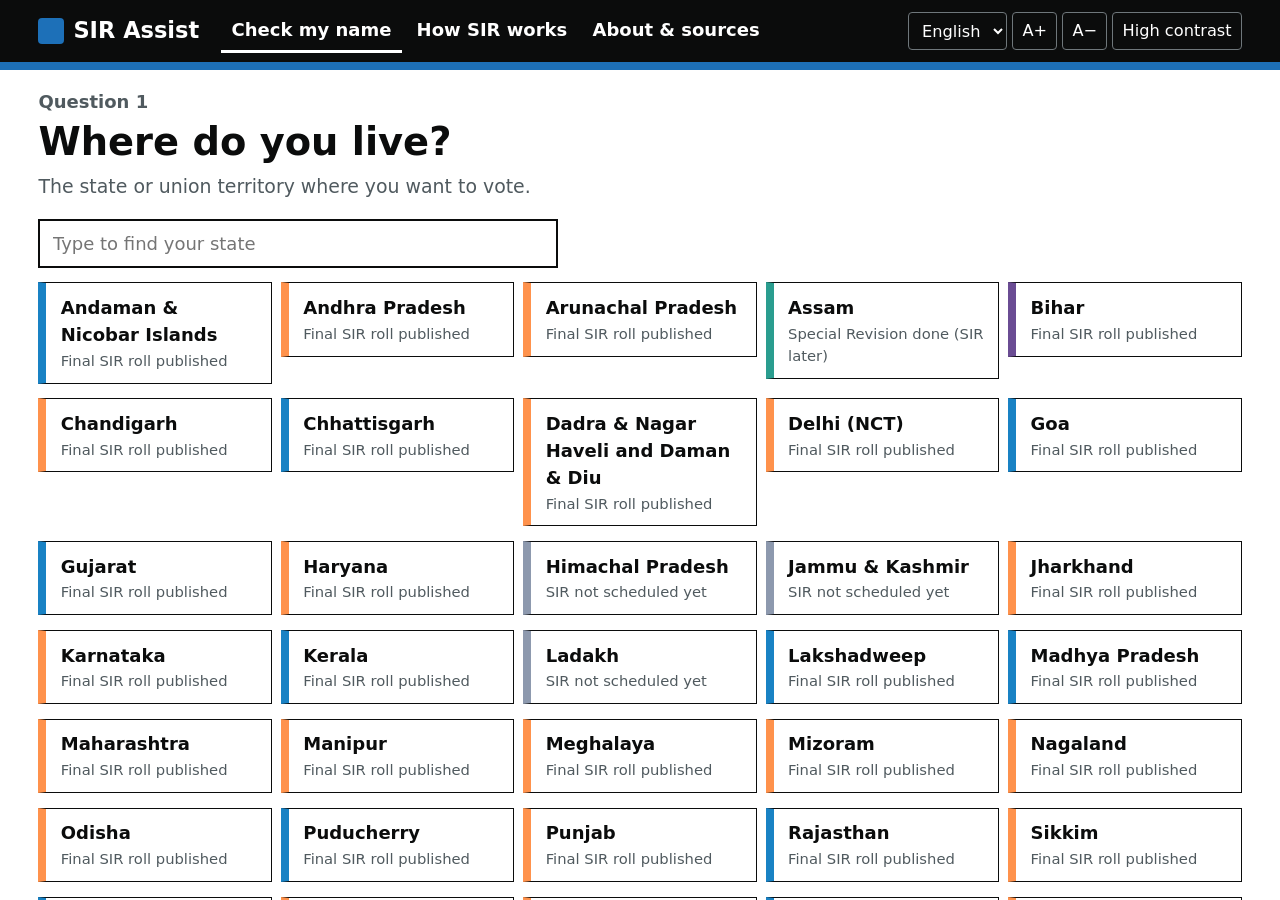
<file: index.html>
<!DOCTYPE html>
<html lang="en">
<head>
  <meta charset="utf-8">
  <meta name="viewport" content="width=device-width, initial-scale=1">
  <meta http-equiv="Content-Security-Policy" content="default-src 'self'; script-src 'self'; style-src 'self'; img-src 'self' data:; connect-src 'self'; font-src 'self'; object-src 'none'; base-uri 'self'; form-action 'none'; frame-ancestors 'none'">
  <title data-i18n-title="meta.title">SIR Assist – Is my name on the voter list? What do I do?</title>
  <meta name="description" data-i18n-attr="content:meta.description" content="Answer a few questions and SIR Assist tells you where to check your name in India's Special Intensive Revision (SIR) voter list, which form to fill, which documents you need, your state's deadline and whom to call. Every fact links to its official source.">
  <meta name="color-scheme" content="light dark">
  <meta name="theme-color" content="#1d70b8">
  <link rel="icon" href="data:image/svg+xml,%3Csvg xmlns='http://www.w3.org/2000/svg' viewBox='0 0 32 32'%3E%3Crect width='32' height='32' rx='6' fill='%231d70b8'/%3E%3Cpath d='M8 16.5l5 5 11-11' fill='none' stroke='%23fff' stroke-width='3.5' stroke-linecap='round' stroke-linejoin='round'/%3E%3C/svg%3E">
  <link rel="stylesheet" href="assets/css/style.css">
  <script src="assets/js/i18n.js" defer></script>
  <script src="assets/js/app.js" defer></script>
</head>
<body>
  <a class="skip-link" href="#main" data-i18n="ui.skip">Skip to main content</a>
  <header class="site-header">
    <div class="inner">
      <a class="brand" href="./"><span class="mark" aria-hidden="true"></span><span data-i18n="ui.brand">SIR Assist</span></a>
      <nav class="nav" aria-label="Main">
        <a href="./" aria-current="page" data-i18n="nav.home">Check my name</a>
        <a href="process.html" data-i18n="nav.process">How SIR works</a>
        <a href="about.html" data-i18n="nav.about">About &amp; sources</a>
      </nav>
      <div class="tools">
        <label for="lang-picker" class="visually-hidden" data-i18n="ui.language">Language</label>
        <select id="lang-picker" aria-label="Language"><option value="en">English</option></select>
        <button id="font-plus" type="button" aria-label="Increase text size" data-i18n-attr="aria-label:ui.textBigger">A+</button>
        <button id="font-minus" type="button" aria-label="Decrease text size" data-i18n-attr="aria-label:ui.textSmaller">A−</button>
        <button id="contrast-toggle" type="button" aria-pressed="false" data-i18n="ui.contrast">High contrast</button>
      </div>
    </div>
  </header>

  <main id="main" tabindex="-1">
    <noscript>
      <div class="banner warn">
        <p data-i18n="ui.noscript">This guide needs JavaScript. Without it: search your name at https://electoralsearch.eci.gov.in/ , fill forms at https://voters.eci.gov.in/ , or call 1950 with your STD code.</p>
      </div>
    </noscript>
    <div id="wizard" aria-live="polite"></div>
  </main>

  <footer class="site-footer">
    <div class="inner">
      <p data-i18n="footer.line1">SIR Assist is a free, AI-generated guide. Its text and data were written by AI (Claude) from official sources. It is a one-person side project, not an Election Commission of India website. Only official sources are used: ECI, PIB, Akashvani News, State CEO websites, the law and court judgments.</p>
      <p><span data-i18n="footer.updated">Site data last updated:</span> <strong id="site-updated">—</strong> · <a id="footer-repo" href="https://github.com/Schefflera-Arboricola/sir-assist/issues" target="_blank" rel="noopener" data-i18n="footer.contribute">Report an error or contribute a translation</a></p>
    </div>
  </footer>
</body>
</html>
</file>
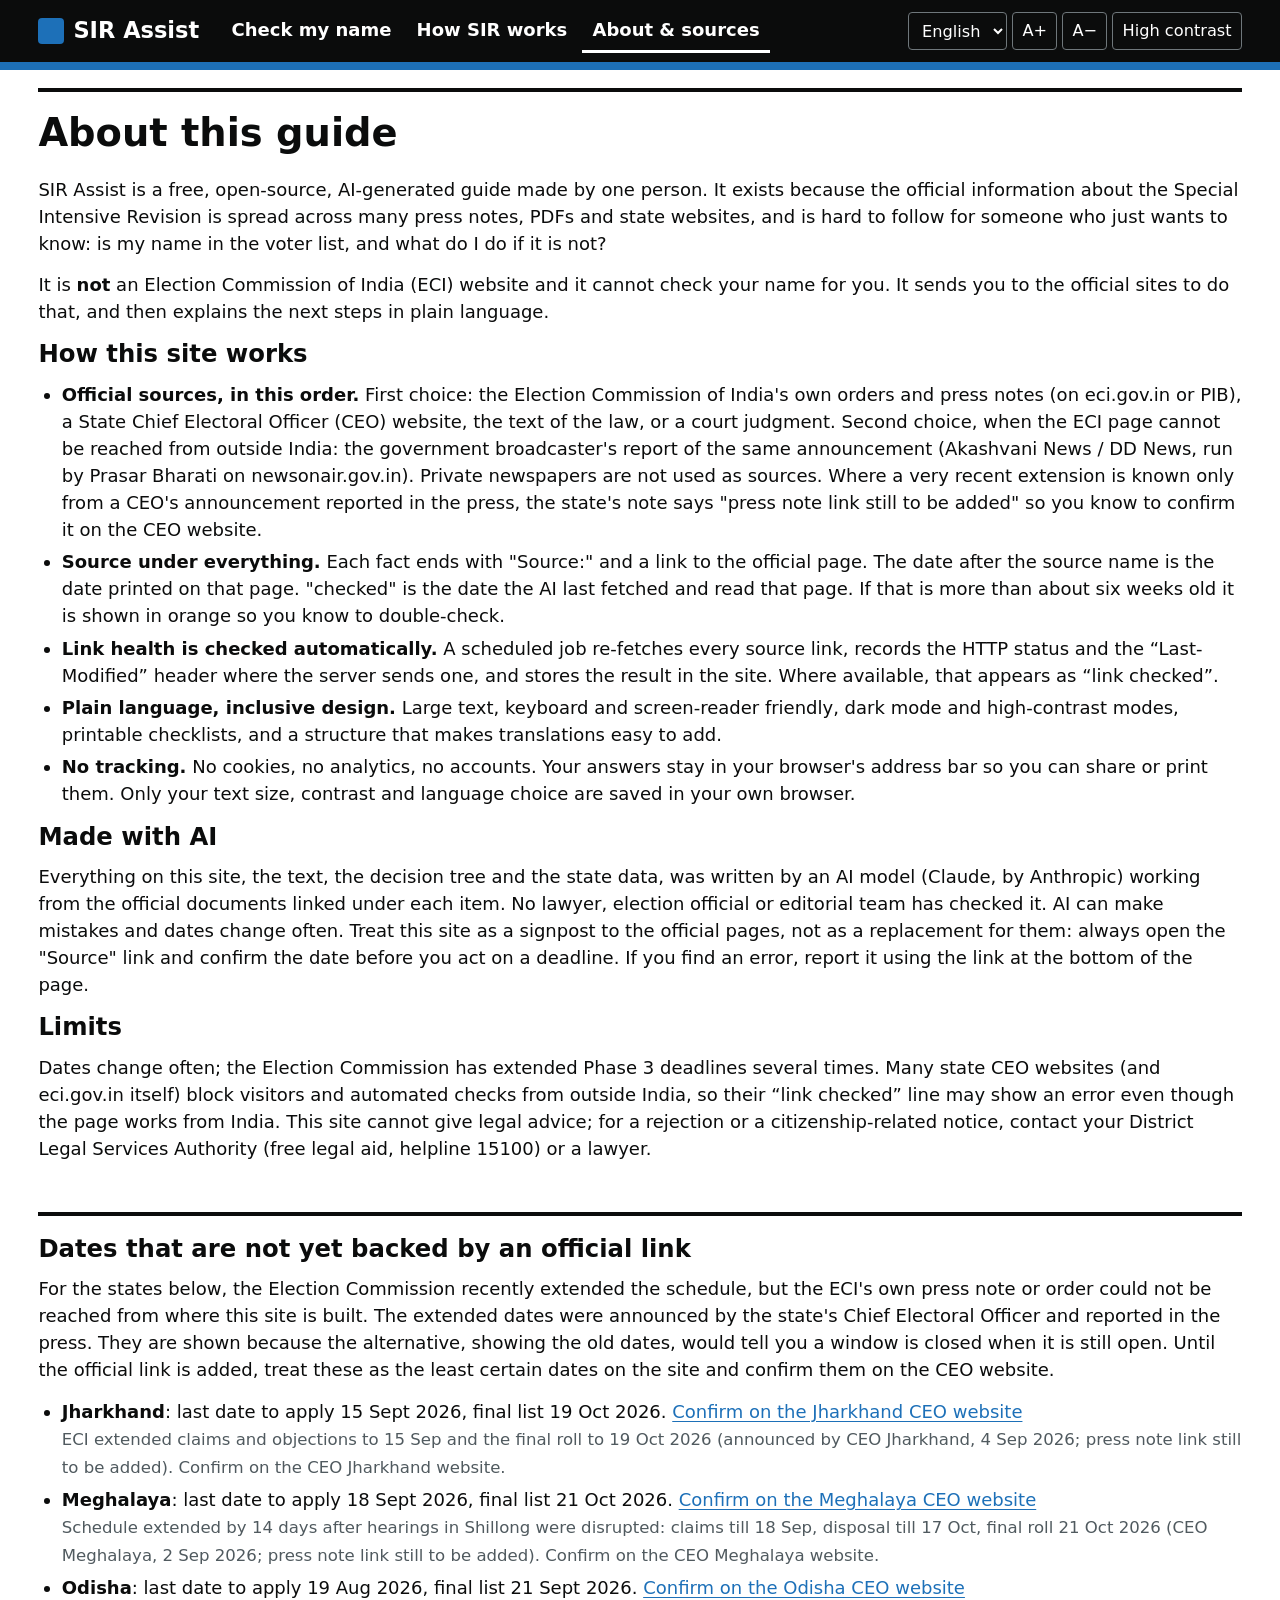
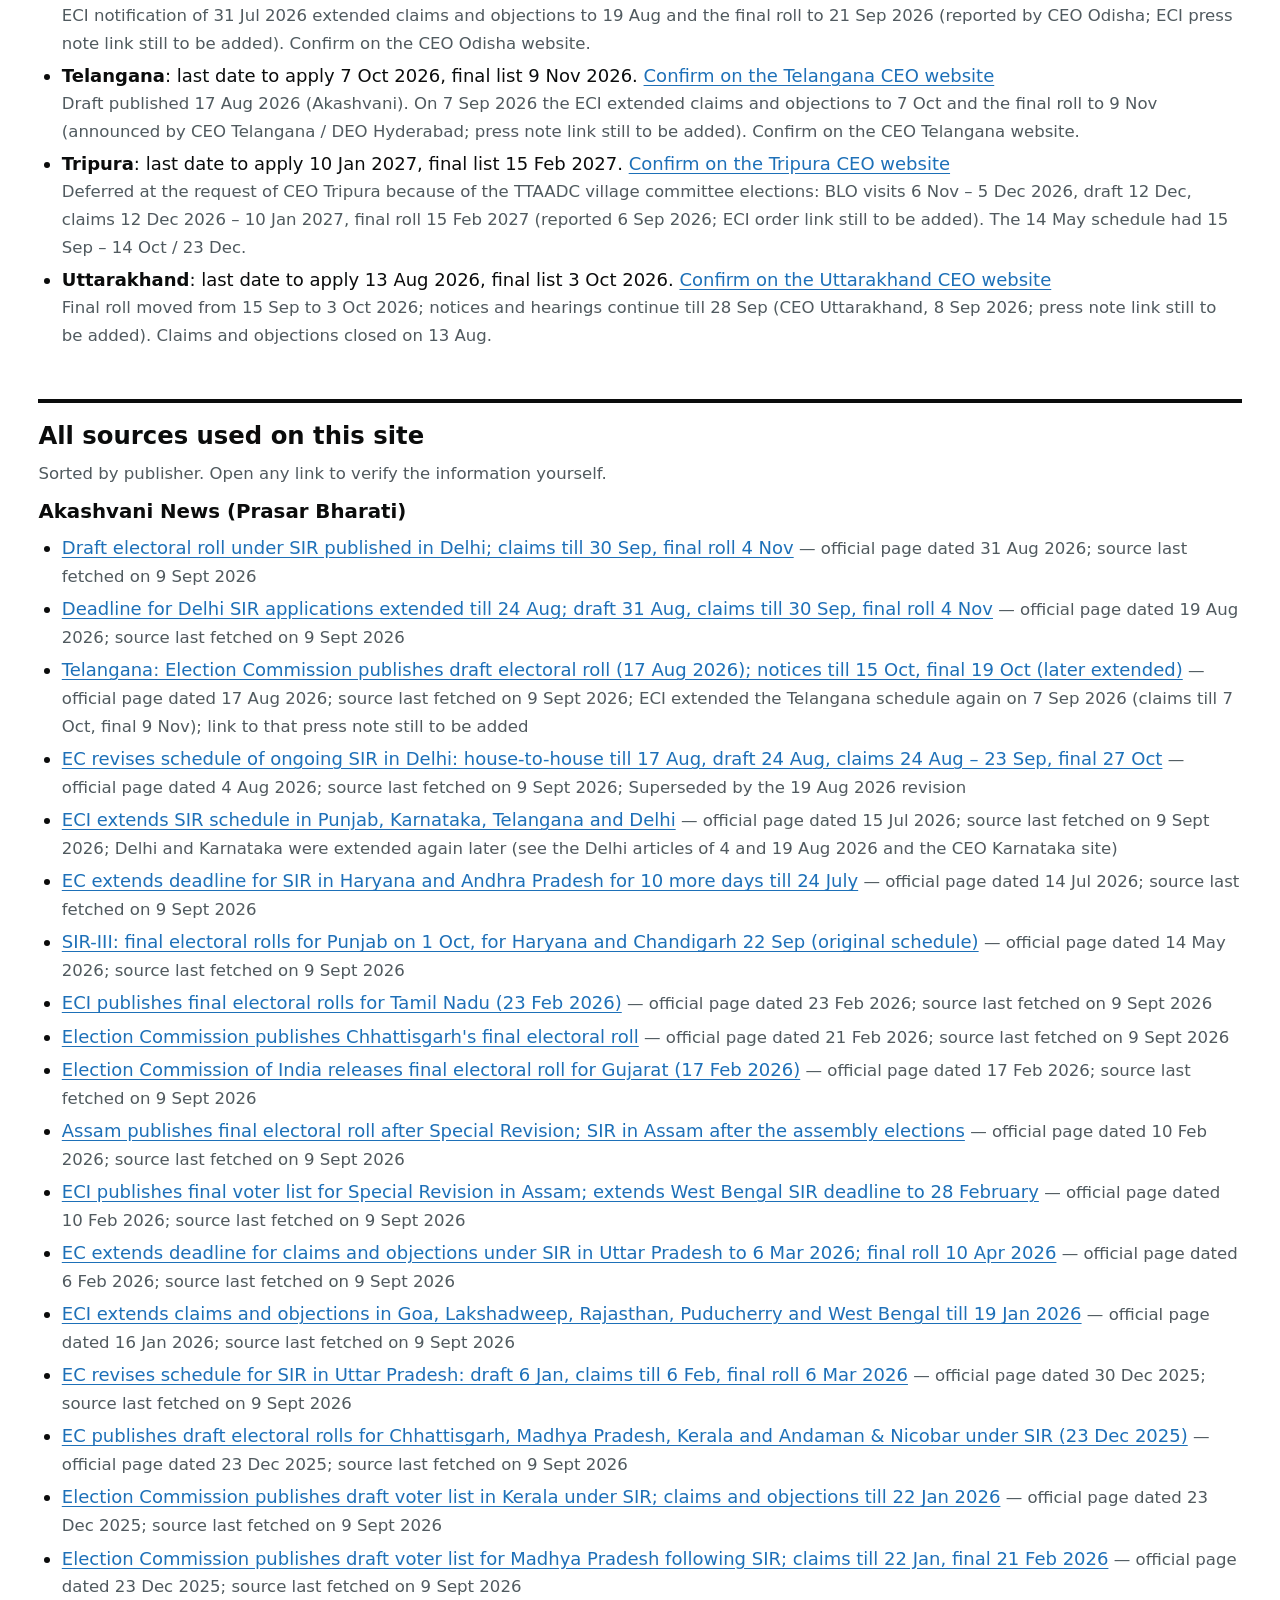
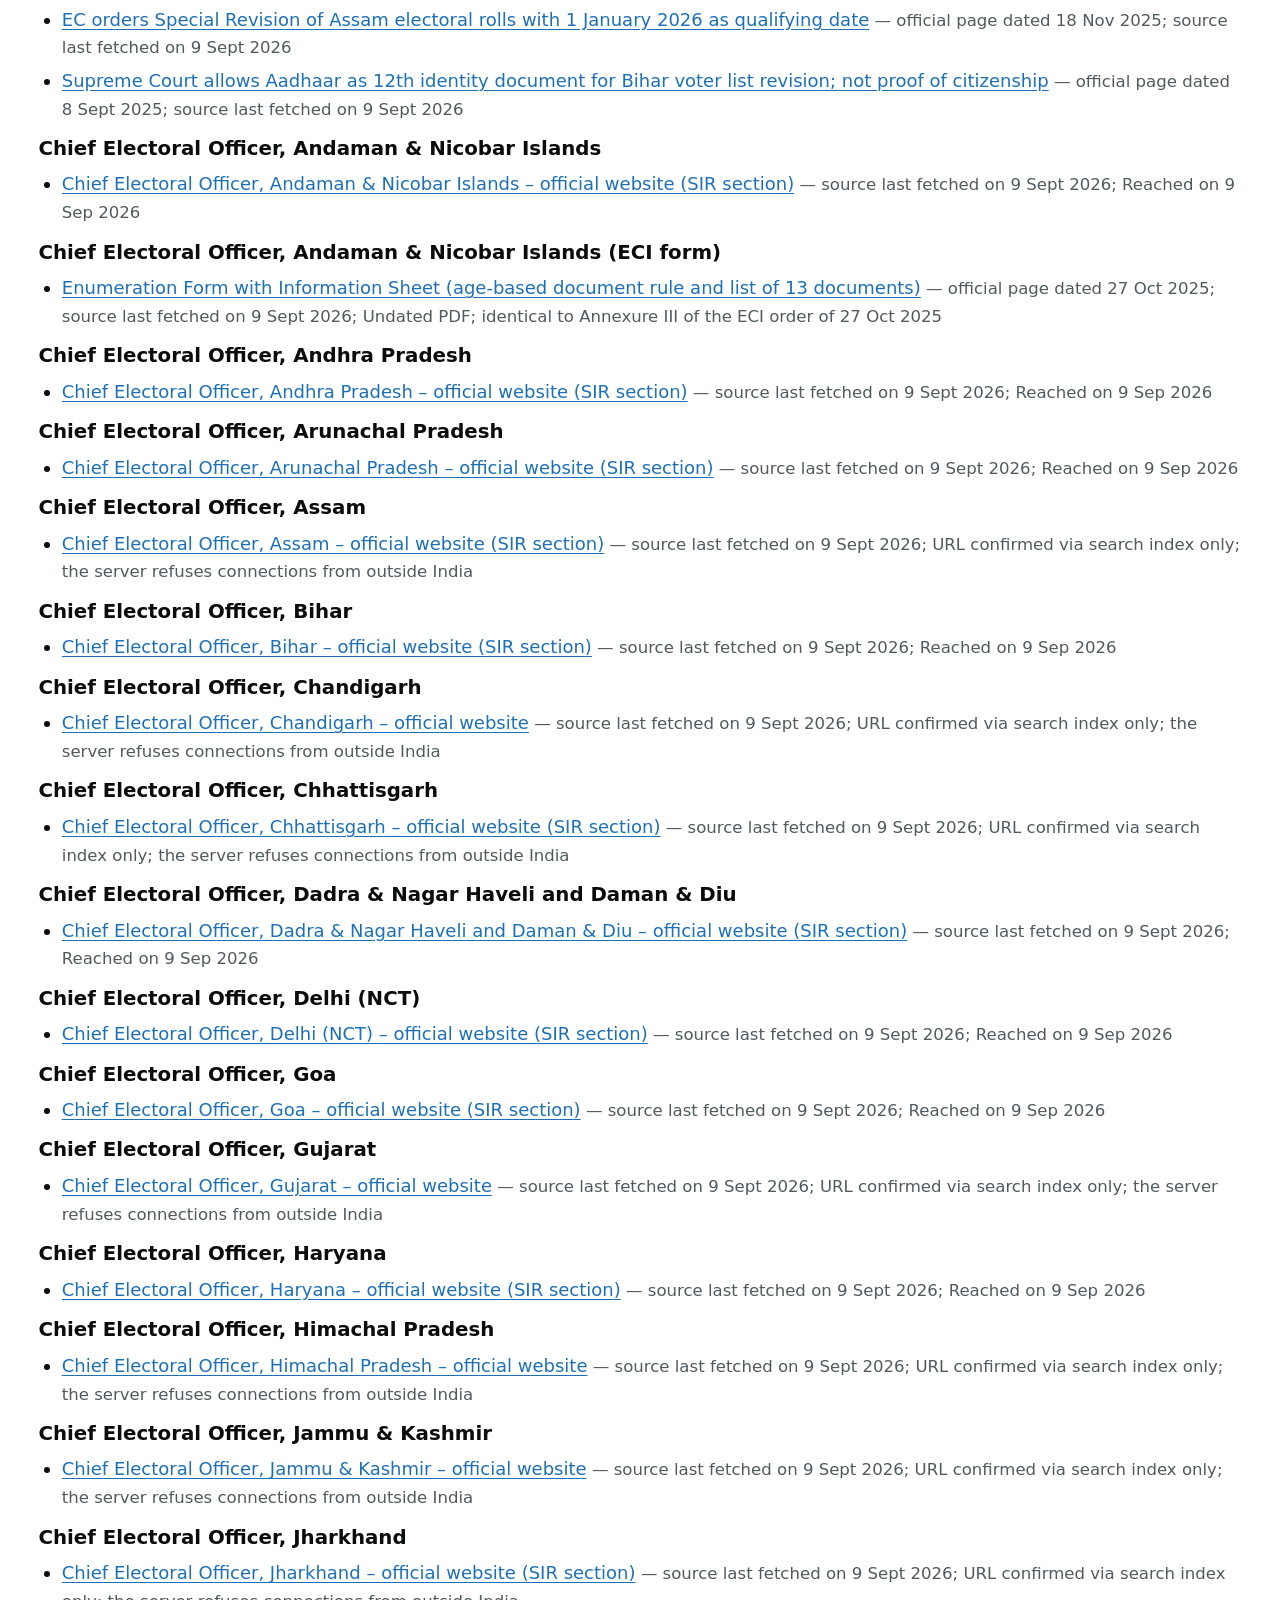
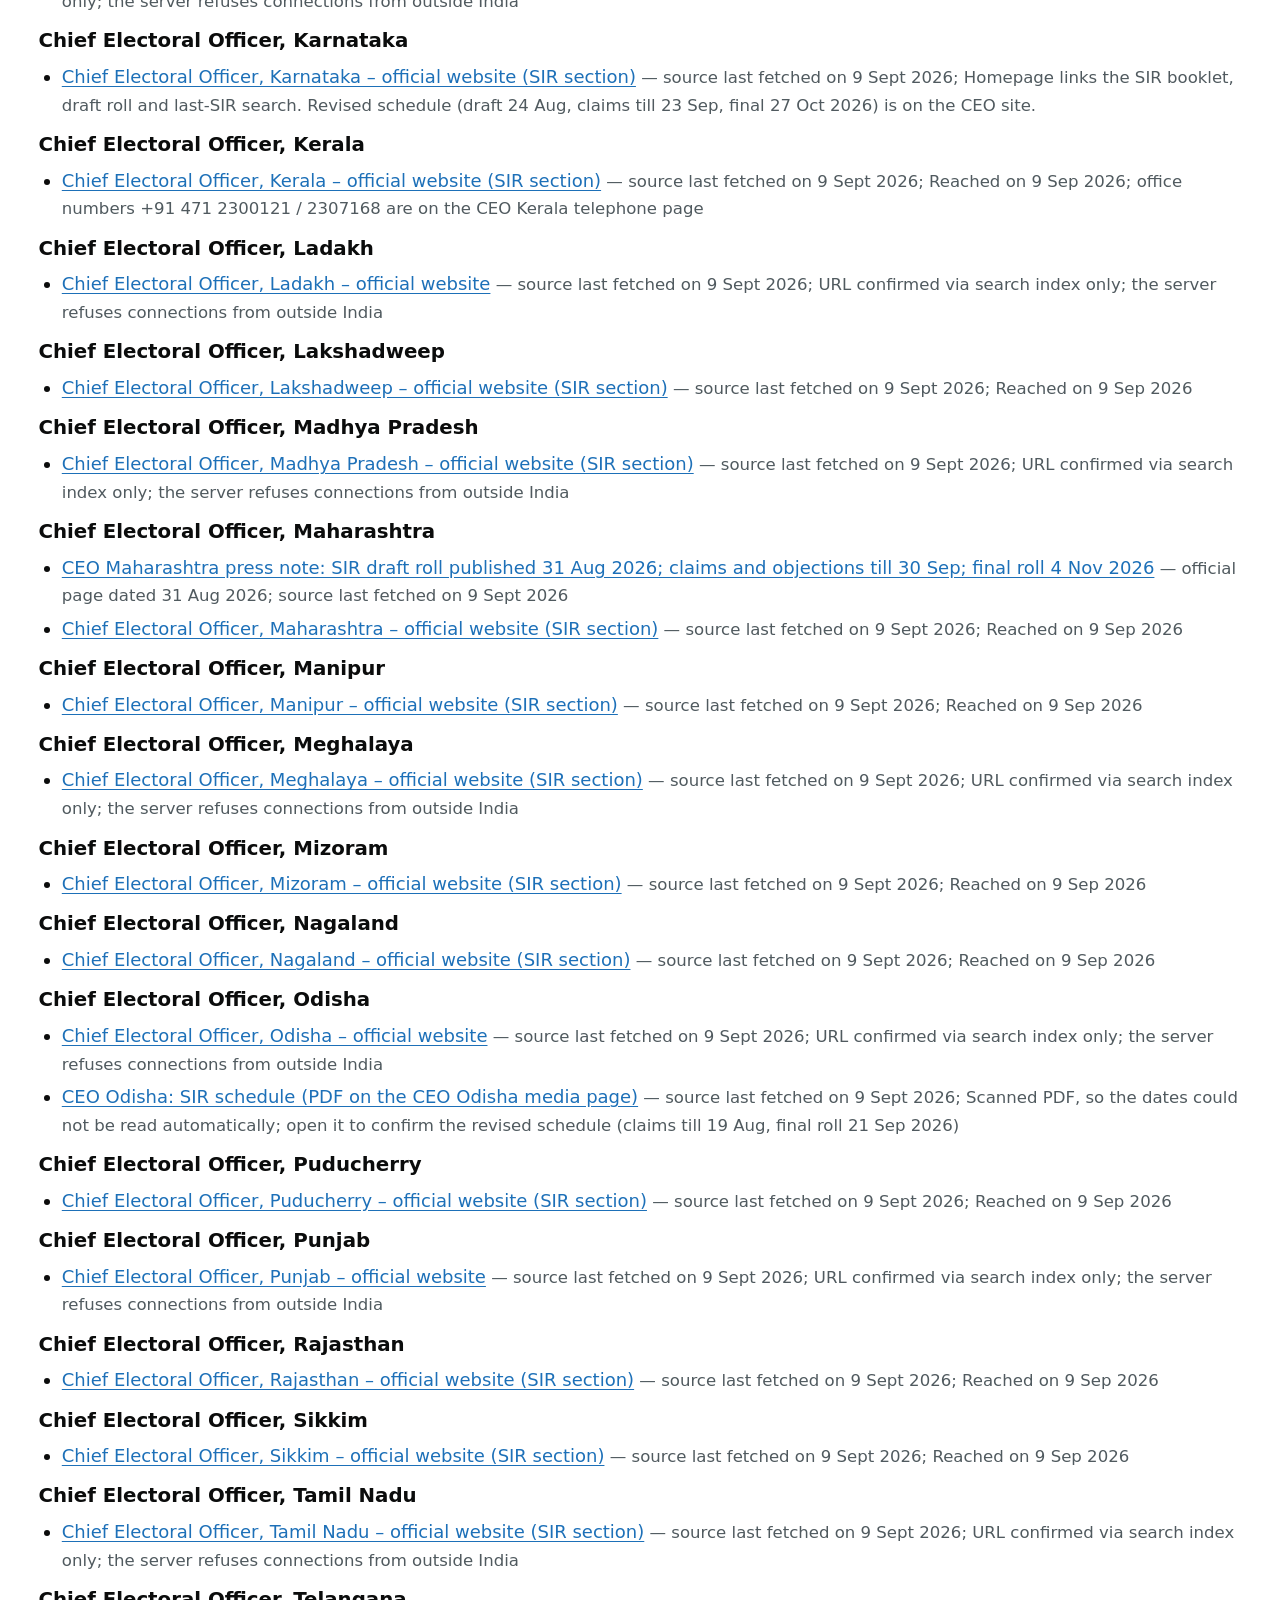
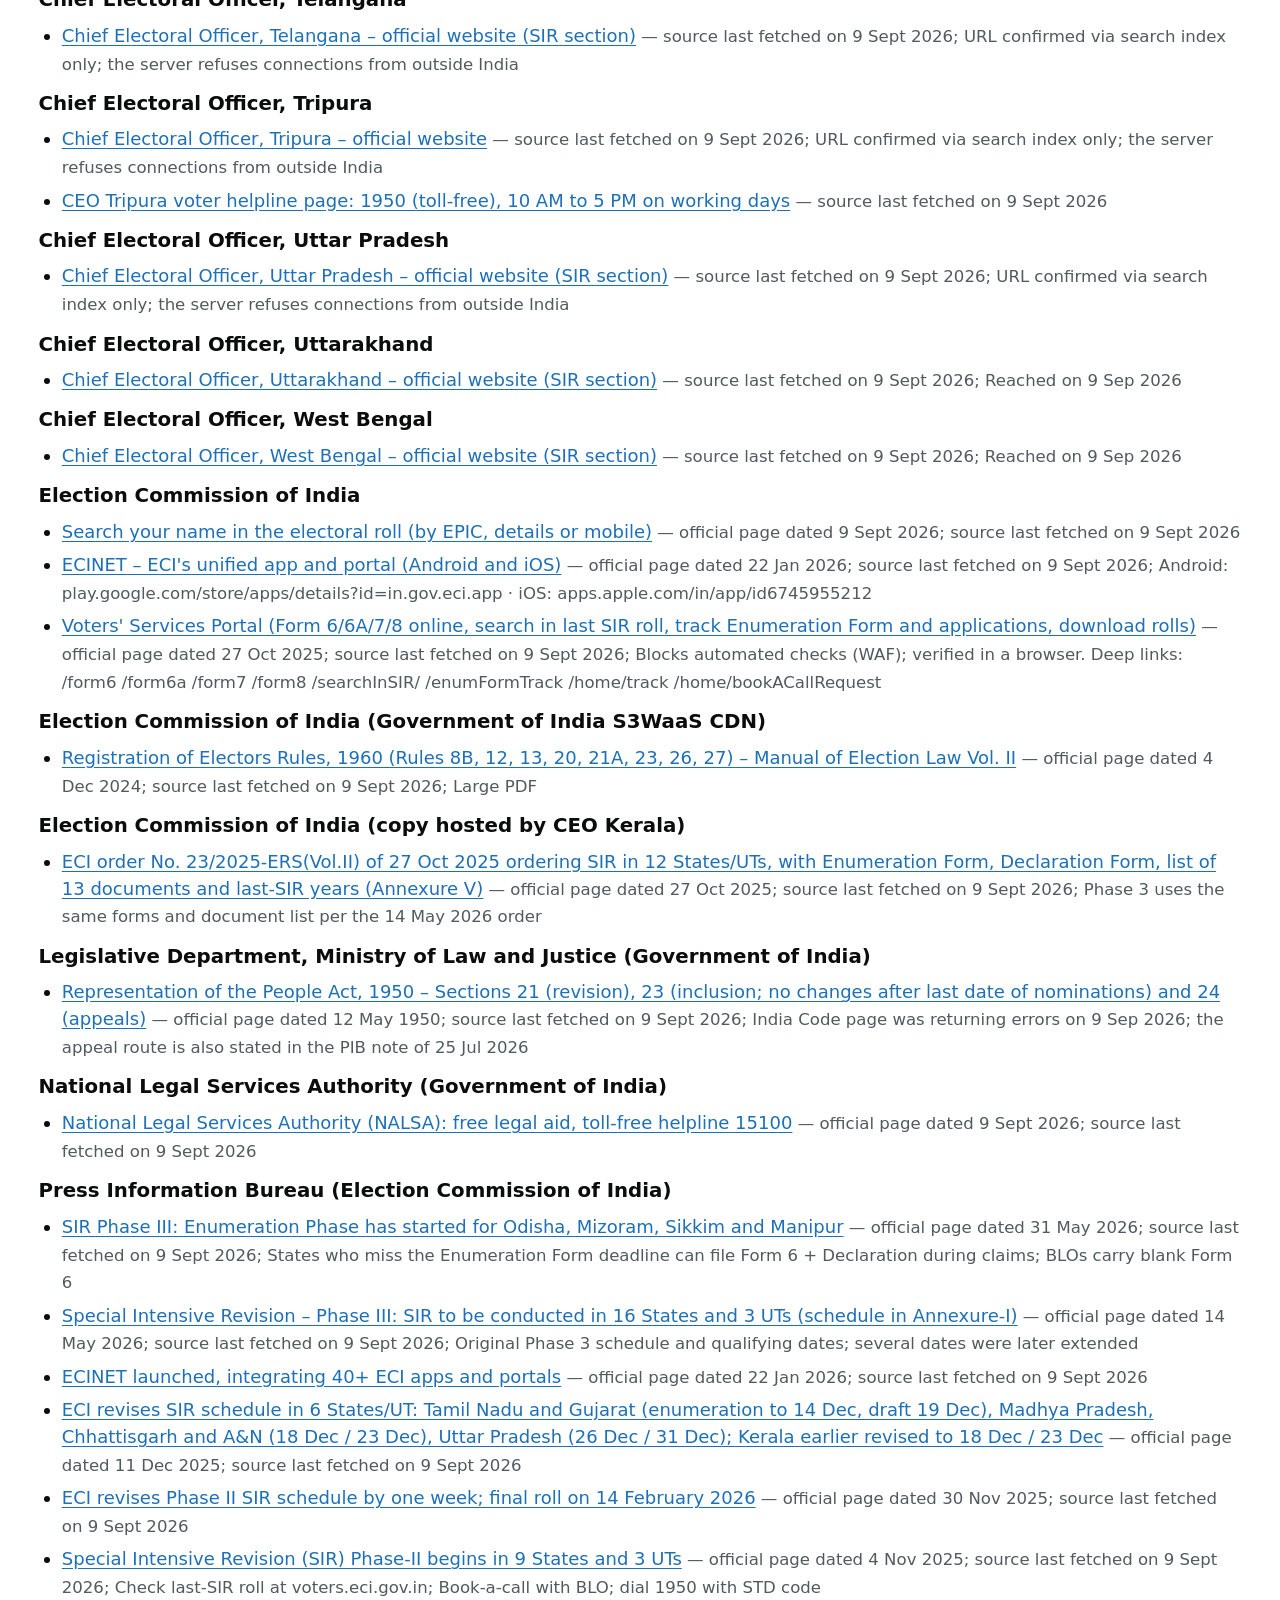
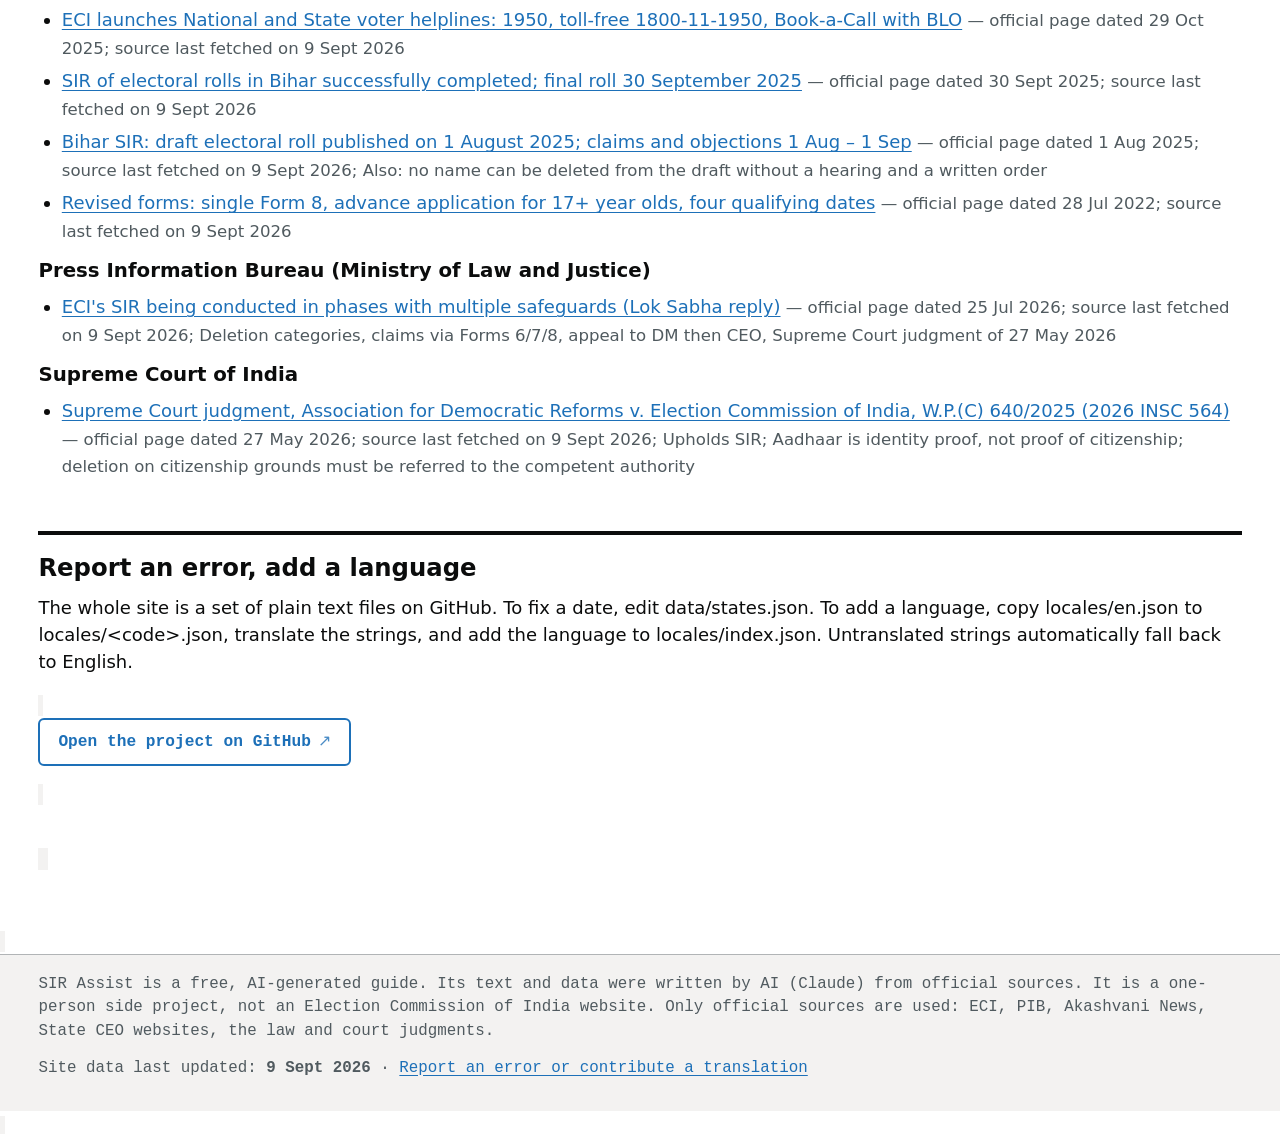
<file: about.html>
<!DOCTYPE html>
<html lang="en">
<head>
  <meta charset="utf-8">
  <meta name="viewport" content="width=device-width, initial-scale=1">
  <meta http-equiv="Content-Security-Policy" content="default-src 'self'; script-src 'self'; style-src 'self'; img-src 'self' data:; connect-src 'self'; font-src 'self'; object-src 'none'; base-uri 'self'; form-action 'none'; frame-ancestors 'none'">
  <title data-i18n-title="meta.aboutTitle">About &amp; sources – SIR Assist</title>
  <meta name="color-scheme" content="light dark">
  <link rel="icon" href="data:image/svg+xml,%3Csvg xmlns='http://www.w3.org/2000/svg' viewBox='0 0 32 32'%3E%3Crect width='32' height='32' rx='6' fill='%231d70b8'/%3E%3Cpath d='M8 16.5l5 5 11-11' fill='none' stroke='%23fff' stroke-width='3.5' stroke-linecap='round' stroke-linejoin='round'/%3E%3C/svg%3E">
  <link rel="stylesheet" href="assets/css/style.css">
  <script src="assets/js/i18n.js" defer></script>
  <script src="assets/js/process.js" defer></script>
</head>
<body>
  <a class="skip-link" href="#main" data-i18n="ui.skip">Skip to main content</a>
  <header class="site-header">
    <div class="inner">
      <a class="brand" href="./"><span class="mark" aria-hidden="true"></span><span data-i18n="ui.brand">SIR Assist</span></a>
      <nav class="nav" aria-label="Main">
        <a href="./" data-i18n="nav.home">Check my name</a>
        <a href="process.html" data-i18n="nav.process">How SIR works</a>
        <a href="about.html" aria-current="page" data-i18n="nav.about">About &amp; sources</a>
      </nav>
      <div class="tools">
        <label for="lang-picker" class="visually-hidden" data-i18n="ui.language">Language</label>
        <select id="lang-picker" aria-label="Language"><option value="en">English</option></select>
        <button id="font-plus" type="button" aria-label="Increase text size" data-i18n-attr="aria-label:ui.textBigger">A+</button>
        <button id="font-minus" type="button" aria-label="Decrease text size" data-i18n-attr="aria-label:ui.textSmaller">A−</button>
        <button id="contrast-toggle" type="button" aria-pressed="false" data-i18n="ui.contrast">High contrast</button>
      </div>
    </div>
  </header>

  <main id="main" tabindex="-1">
    <section class="card">
      <h1 data-i18n="about.title">About this guide</h1>
      <p data-i18n="about.p1">SIR Assist is a free, open-source, AI-generated guide made by one person. It exists because the official information about the Special Intensive Revision is spread across many press notes, PDFs and state websites, and is hard to follow for someone who just wants to know: is my name in the voter list, and what do I do if it is not?</p>
      <p data-i18n="about.p2">It is **not** an Election Commission of India (ECI) website and it cannot check your name for you. It sends you to the official sites to do that, and then explains the next steps in plain language.</p>
      <h2 data-i18n="about.rulesTitle">How this site works</h2>
      <ul>
        <li data-i18n="about.rule1">**Official sources, in this order.** First choice: the Election Commission of India's own orders and press notes (on eci.gov.in or PIB), a State Chief Electoral Officer (CEO) website, the text of the law, or a court judgment. Second choice, when the ECI page cannot be reached from outside India: the government broadcaster's report of the same announcement (Akashvani News / DD News, run by Prasar Bharati on newsonair.gov.in). Private newspapers are not used as sources. Where a very recent extension is known only from a CEO's announcement reported in the press, the state's note says "press note link still to be added" so you know to confirm it on the CEO website.</li>
        <li data-i18n="about.rule2">**Source under everything.** Each fact ends with "Source:" and a link to the official page. The date after the source name is the date printed on that page. "checked" is the date the AI last fetched and read that page. If that is more than about six weeks old it is shown in orange so you know to double-check.</li>
        <li data-i18n="about.rule3">**Link health is checked automatically.** A scheduled job re-fetches every source link, records the HTTP status and the "Last-Modified" header where the server sends one, and stores the result in the site. Where available, that appears as "link checked".</li>
        <li data-i18n="about.rule4">**Plain language, inclusive design.** Large text, keyboard and screen-reader friendly, dark mode and high-contrast modes, printable checklists, and a structure that makes translations easy to add.</li>
        <li data-i18n="about.rule5">**No tracking.** No cookies, no analytics, no accounts. Your answers stay in your browser's address bar so you can share or print them.</li>
      </ul>
      <h2 data-i18n="about.aiTitle">Made with AI</h2>
      <p data-i18n="about.ai">Everything on this site, the text, the decision tree and the state data, was written by an AI model (Claude, by Anthropic) working from the official documents linked under each item. No lawyer, election official or editorial team has checked it. AI can make mistakes and dates change often. Treat this site as a signpost to the official pages, not as a replacement for them: always open the "Source" link and confirm the date before you act on a deadline. If you find an error, report it using the link at the bottom of the page.</p>
      <h2 data-i18n="about.limitsTitle">Limits</h2>
      <p data-i18n="about.limits">Dates change often; the Election Commission has extended Phase 3 deadlines several times. Some state CEO websites block automated checks, so their "link checked" line may be missing. This site cannot give legal advice; for a rejection or a citizenship-related notice, contact your District Legal Services Authority (free legal aid) or a lawyer.</p>
    </section>

    <section class="card" id="pending">
      <h2 data-i18n="about.pendingTitle">Dates that are not yet backed by an official link</h2>
      <p data-i18n="about.pendingIntro">For the states below, the Election Commission recently extended the schedule, but the ECI's own press note or order could not be reached from where this site is built. The extended dates were announced by the state's Chief Electoral Officer and reported in the press. They are shown because the alternative, showing the old dates, would tell you a window is closed when it is still open. Until the official link is added, treat these as the least certain dates on the site and confirm them on the CEO website.</p>
      <ul id="pending-list"></ul>
    </section>

    <section class="card" id="sources">
      <h2 data-i18n="about.sourcesTitle">All sources used on this site</h2>
      <p class="help" data-i18n="about.sourcesHelp">Sorted by publisher. Open any link to verify the information yourself.</p>
      <div id="source-list"></div>
    </section>

    <section class="card" id="contribute">
      <h2 data-i18n="about.contribTitle">Report an error, add a language</h2>
      <p data-i18n="about.contrib1">The whole site is a set of plain text files on GitHub. To fix a date, edit `data/states.json`. To add a language, copy `locales/en.json` to `locales/<code>.json`, translate the strings, and add the language to `locales/index.json`. Untranslated strings automatically fall back to English.</p>
      <p><a id="repo-link" class="btn secondary" href="#" target="_blank" rel="noopener" data-i18n="about.repo">Open the project on GitHub</a></p>
    </section>
  </main>

  <footer class="site-footer">
    <div class="inner">
      <p data-i18n="footer.line1">SIR Assist is a free, AI-generated guide. Its text and data were written by AI (Claude) from official sources. It is a one-person side project, not an Election Commission of India website. Only official sources are used: ECI, PIB, Akashvani News, State CEO websites, the law and court judgments.</p>
      <p><span data-i18n="footer.updated">Site data last updated:</span> <strong id="site-updated">—</strong> · <a id="footer-repo" href="https://github.com/Schefflera-Arboricola/sir-assist/issues" target="_blank" rel="noopener" data-i18n="footer.contribute">Report an error or contribute a translation</a></p>
    </div>
  </footer>
</body>
</html>
</file>
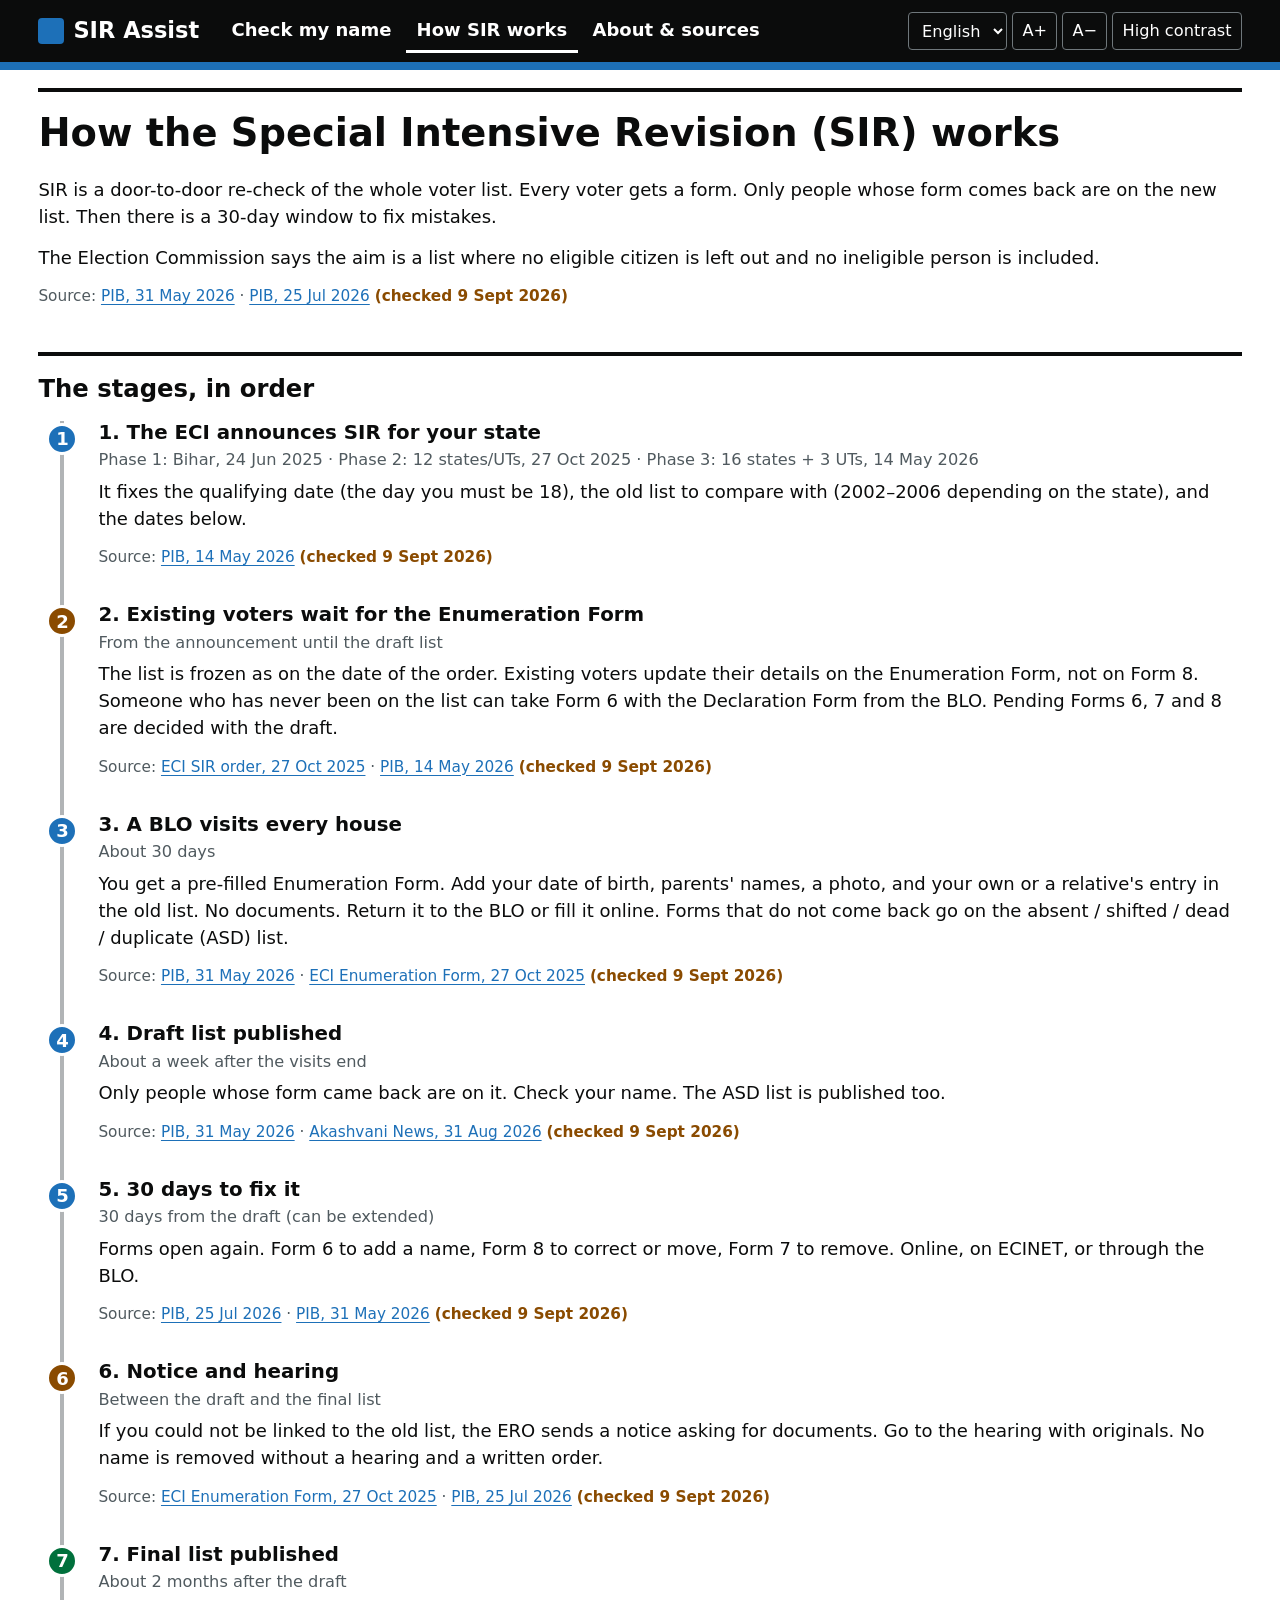
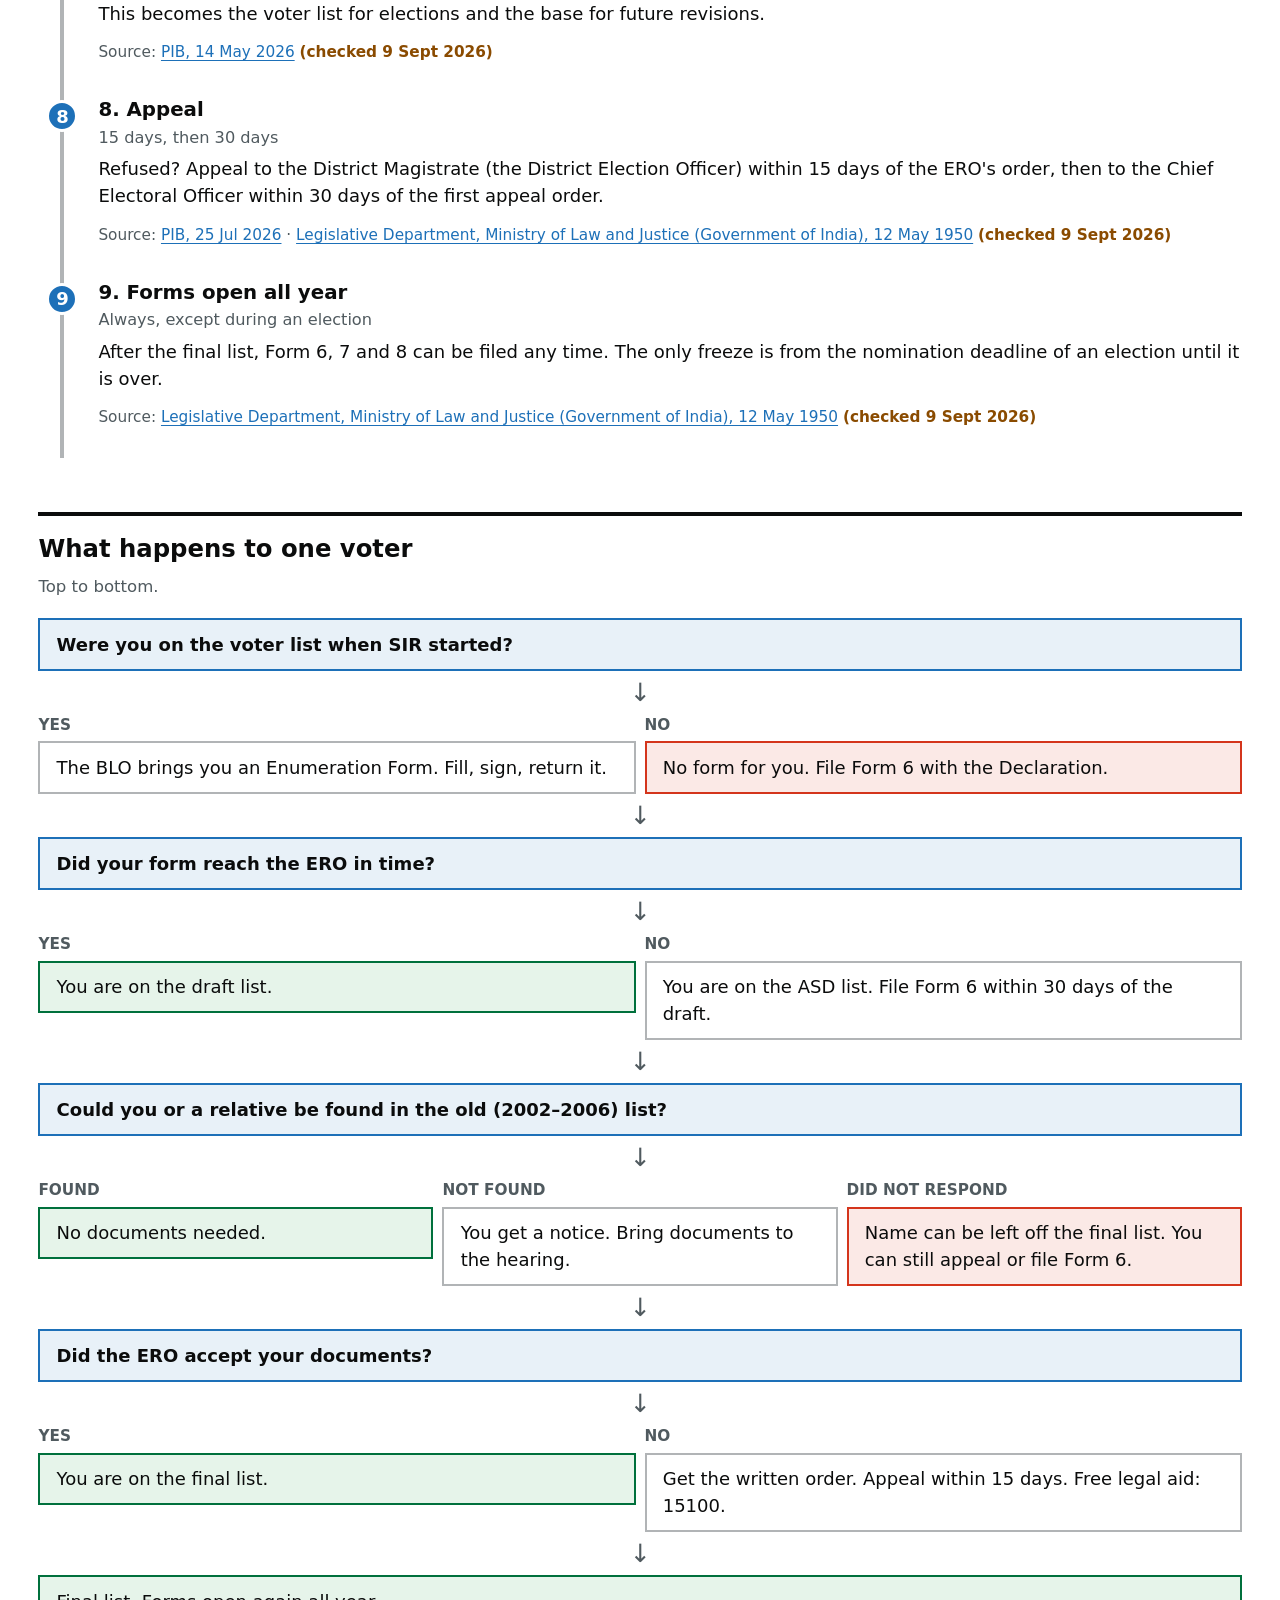
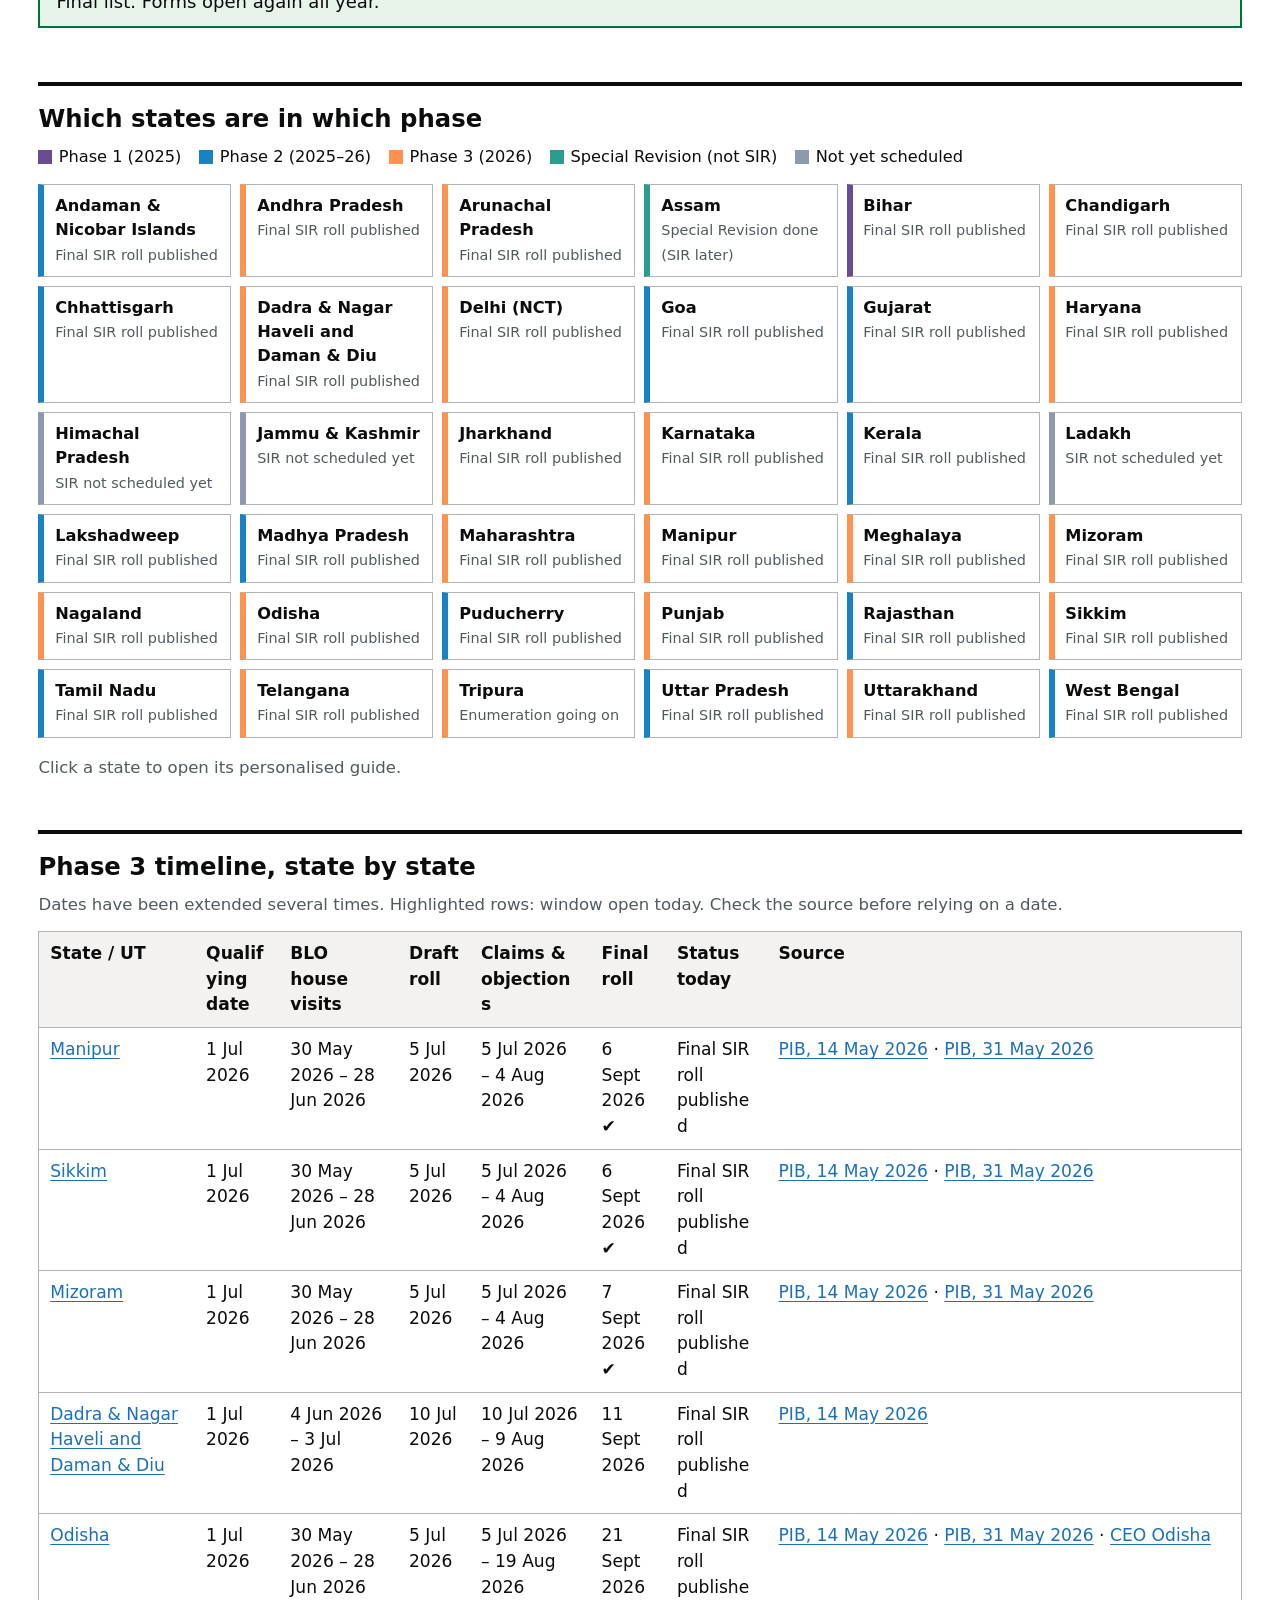
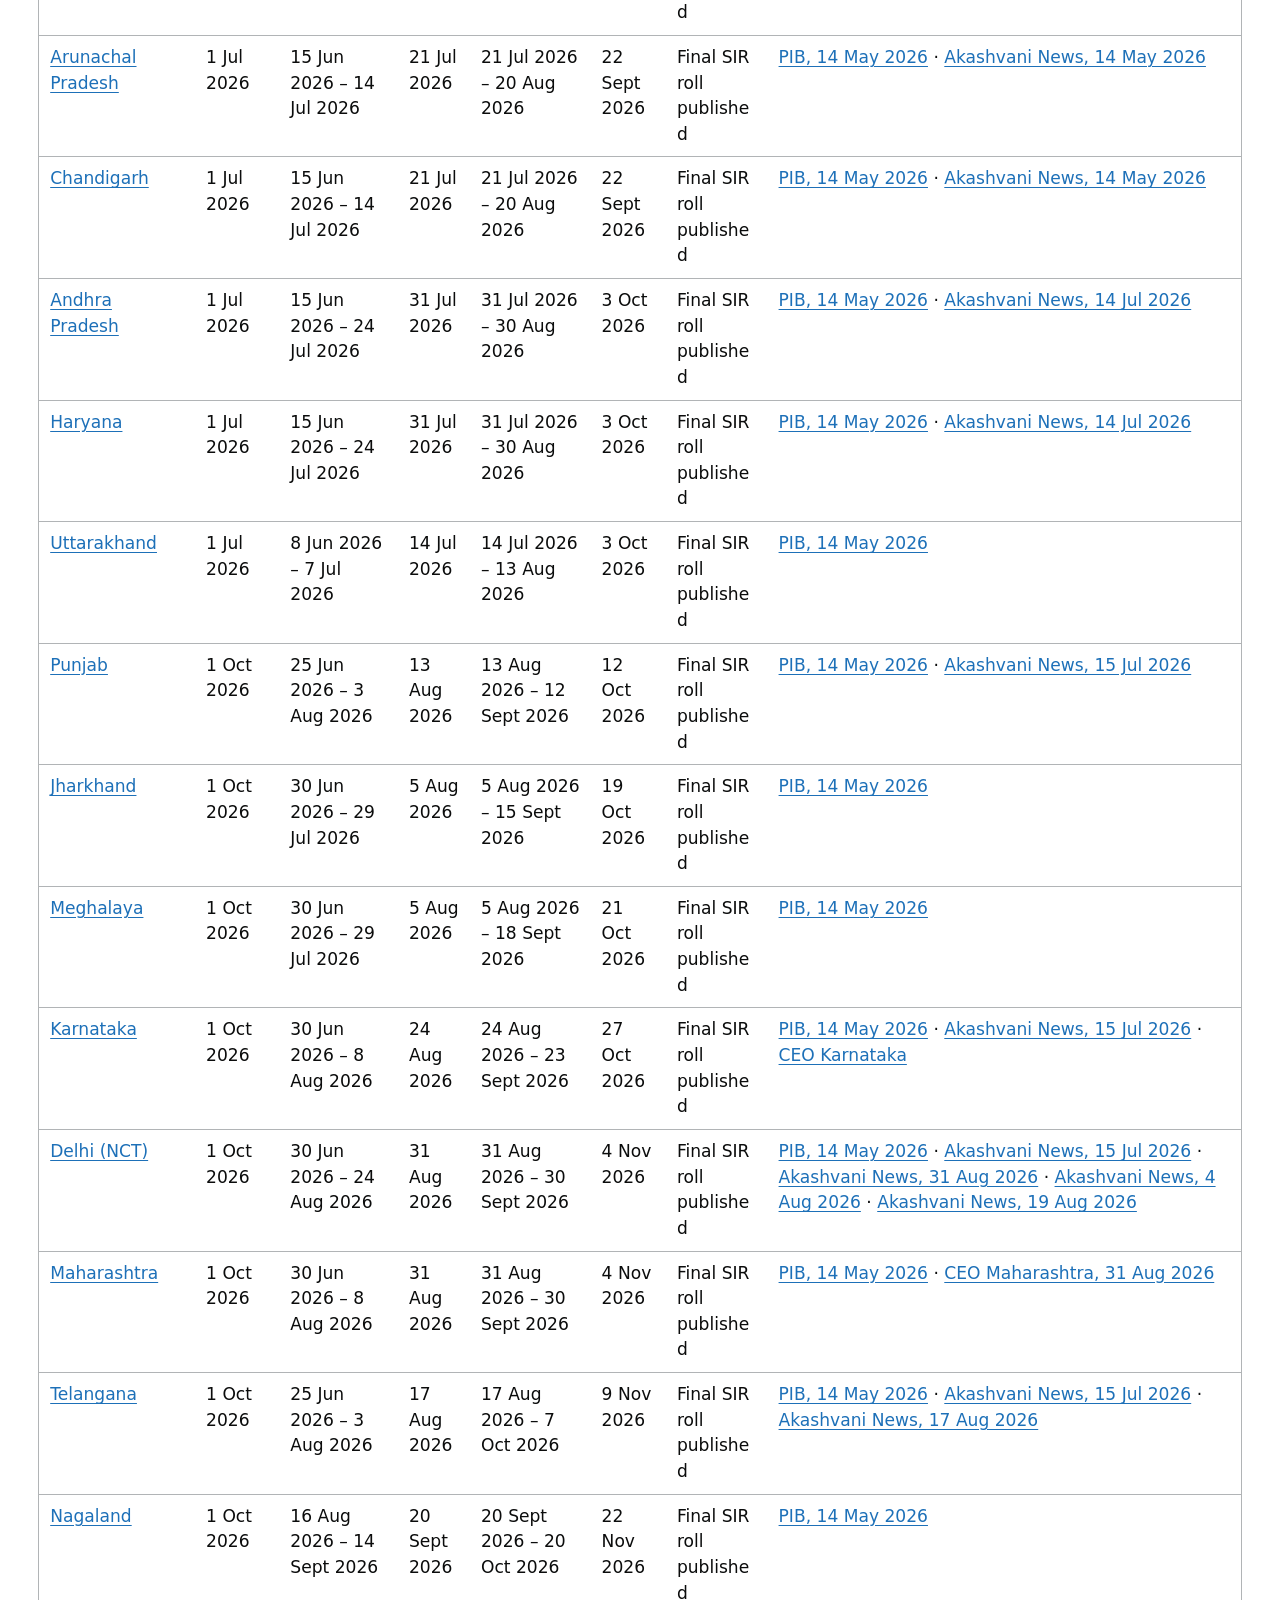
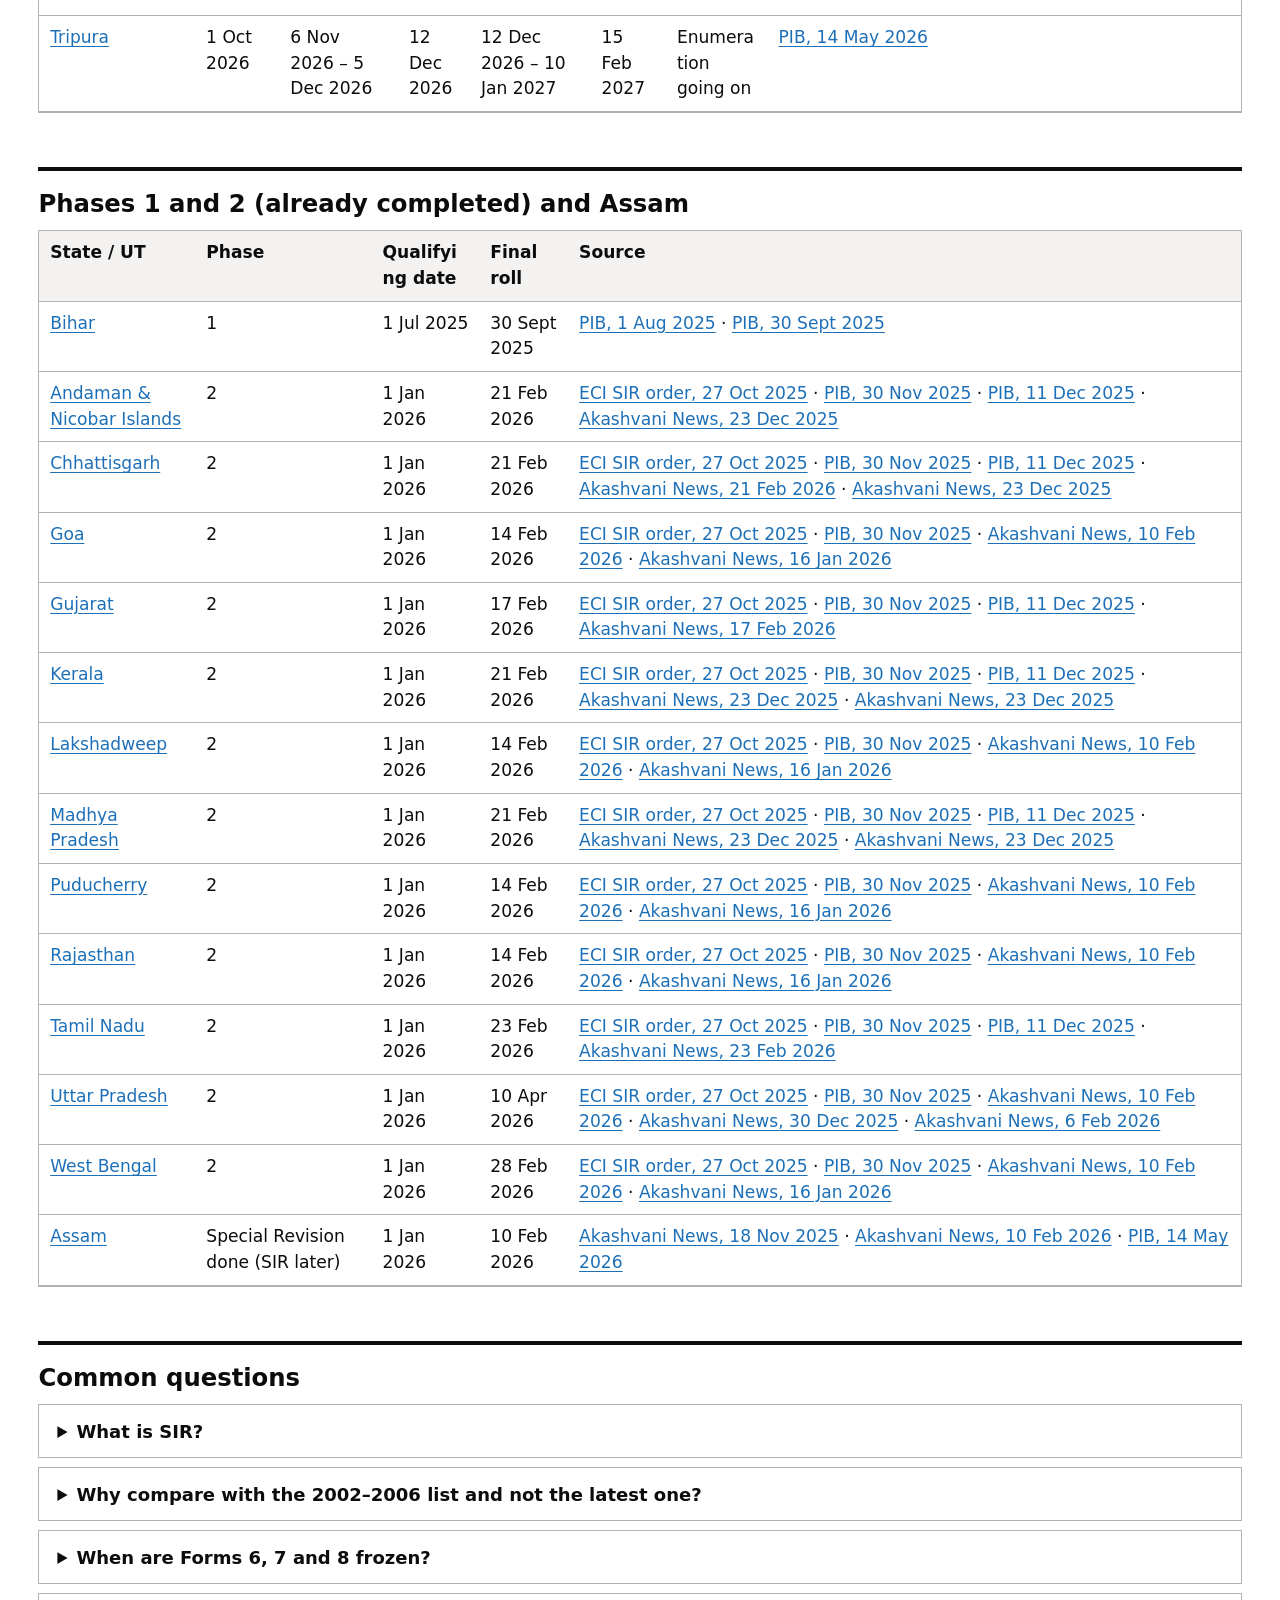
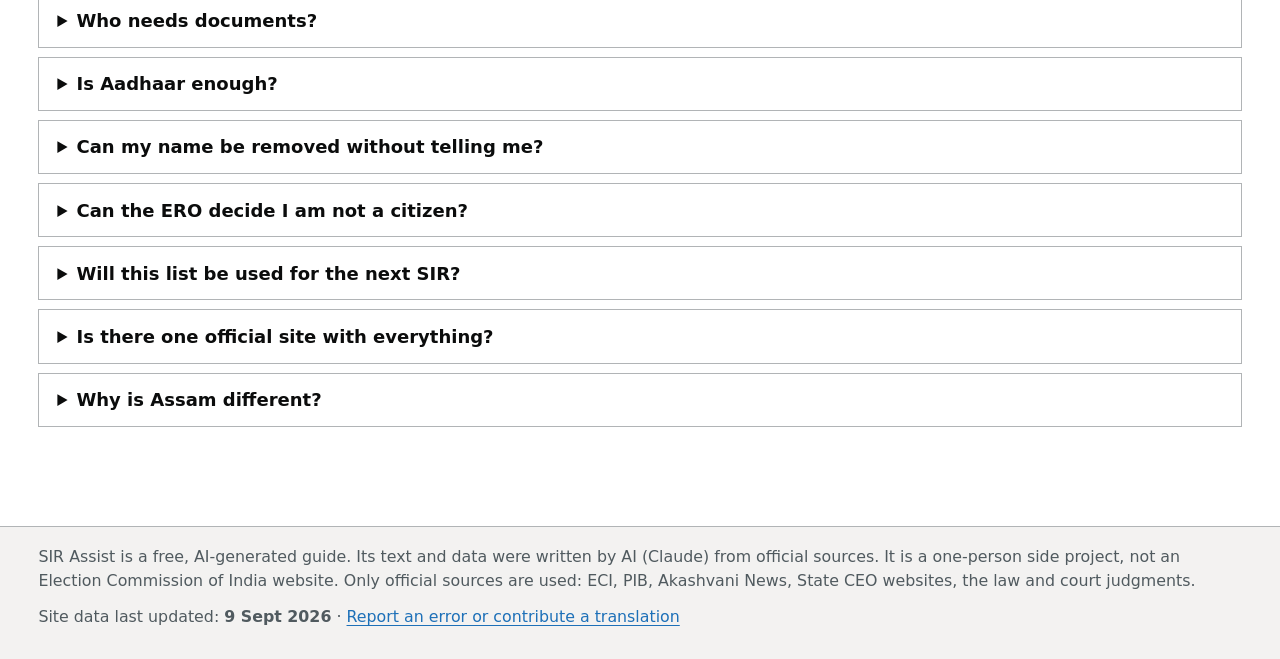
<file: process.html>
<!DOCTYPE html>
<html lang="en">
<head>
  <meta charset="utf-8">
  <meta name="viewport" content="width=device-width, initial-scale=1">
  <meta http-equiv="Content-Security-Policy" content="default-src 'self'; script-src 'self'; style-src 'self'; img-src 'self' data:; connect-src 'self'; font-src 'self'; object-src 'none'; base-uri 'self'; form-action 'none'; frame-ancestors 'none'">
  <title data-i18n-title="meta.processTitle">How SIR works – SIR Assist</title>
  <meta name="description" data-i18n-attr="content:meta.processDescription" content="A visual, step-by-step explanation of India's Special Intensive Revision (SIR) of electoral rolls, with phase-wise timelines for every state and union territory.">
  <meta name="color-scheme" content="light dark">
  <link rel="icon" href="data:image/svg+xml,%3Csvg xmlns='http://www.w3.org/2000/svg' viewBox='0 0 32 32'%3E%3Crect width='32' height='32' rx='6' fill='%231d70b8'/%3E%3Cpath d='M8 16.5l5 5 11-11' fill='none' stroke='%23fff' stroke-width='3.5' stroke-linecap='round' stroke-linejoin='round'/%3E%3C/svg%3E">
  <link rel="stylesheet" href="assets/css/style.css">
  <script src="assets/js/i18n.js" defer></script>
  <script src="assets/js/process.js" defer></script>
</head>
<body>
  <a class="skip-link" href="#main" data-i18n="ui.skip">Skip to main content</a>
  <header class="site-header">
    <div class="inner">
      <a class="brand" href="./"><span class="mark" aria-hidden="true"></span><span data-i18n="ui.brand">SIR Assist</span></a>
      <nav class="nav" aria-label="Main">
        <a href="./" data-i18n="nav.home">Check my name</a>
        <a href="process.html" aria-current="page" data-i18n="nav.process">How SIR works</a>
        <a href="about.html" data-i18n="nav.about">About &amp; sources</a>
      </nav>
      <div class="tools">
        <label for="lang-picker" class="visually-hidden" data-i18n="ui.language">Language</label>
        <select id="lang-picker" aria-label="Language"><option value="en">English</option></select>
        <button id="font-plus" type="button" aria-label="Increase text size" data-i18n-attr="aria-label:ui.textBigger">A+</button>
        <button id="font-minus" type="button" aria-label="Decrease text size" data-i18n-attr="aria-label:ui.textSmaller">A−</button>
        <button id="contrast-toggle" type="button" aria-pressed="false" data-i18n="ui.contrast">High contrast</button>
      </div>
    </div>
  </header>

  <main id="main" tabindex="-1">
    <section class="card">
      <h1 data-i18n="proc.title">How the Special Intensive Revision (SIR) works</h1>
      <p data-i18n="proc.lead">SIR is a full, door-to-door re-check of the voter list. It is different from the usual yearly update where you only apply if you want a change. In an SIR, every existing voter gets a pre-filled Enumeration Form; only voters whose form is received are carried into the new draft list. Then there is a public window to fix mistakes before the final list is published.</p>
      <p data-i18n="proc.why">The Election Commission's stated aim is that "no eligible citizen is left out while no ineligible person is included": removing people who have died, moved permanently, or appear twice, and adding people who were missed.</p>
      <div id="proc-lead-src"></div>
    </section>

    <section class="card">
      <h2 data-i18n="proc.stagesTitle">The stages, in order</h2>
      <ol class="timeline" id="stages"></ol>
    </section>

    <section class="card">
      <h2 data-i18n="proc.flowTitle">What happens to one voter</h2>
      <p class="help" data-i18n="proc.flowHelp">Follow the boxes from top to bottom. Each question has two or three possible paths.</p>
      <div class="flow" id="flow"></div>
    </section>

    <section class="card">
      <h2 data-i18n="proc.phasesTitle">Which states are in which phase</h2>
      <div class="legend"><span class="l1" data-i18n="proc.legend1">Phase 1 (2025)</span><span class="l2" data-i18n="proc.legend2">Phase 2 (2025–26)</span><span class="l3" data-i18n="proc.legend3">Phase 3 (2026)</span><span class="lsr" data-i18n="proc.legendSR">Special Revision (not SIR)</span><span class="l0" data-i18n="proc.legend0">Not yet scheduled</span></div>
      <div class="state-grid" id="phase-grid"></div>
      <p class="help" data-i18n="proc.phaseTip">Click a state to open its personalised guide.</p>
    </section>

    <section class="card">
      <h2 data-i18n="proc.tableTitle">Phase 3 timeline, state by state</h2>
      <p class="help" data-i18n="proc.tableHelp">Dates are as announced by the Election Commission and have been extended several times. The row is highlighted if the claims window is open today. Check the source for each state before relying on a date.</p>
      <div class="table-wrap"><table id="phase-table"><thead><tr><th data-i18n="proc.col.state">State / UT</th><th data-i18n="proc.col.qual">Qualifying date</th><th data-i18n="proc.col.enum">BLO house visits</th><th data-i18n="proc.col.draft">Draft roll</th><th data-i18n="proc.col.claims">Claims &amp; objections</th><th data-i18n="proc.col.final">Final roll</th><th data-i18n="proc.col.status">Status today</th><th data-i18n="proc.col.src">Source</th></tr></thead><tbody></tbody></table></div>
    </section>

    <section class="card">
      <h2 data-i18n="proc.doneTitle">Phases 1 and 2 (already completed)</h2>
      <div class="table-wrap"><table id="done-table"><thead><tr><th data-i18n="proc.col.state">State / UT</th><th data-i18n="proc.col.phase">Phase</th><th data-i18n="proc.col.qual">Qualifying date</th><th data-i18n="proc.col.final">Final roll</th><th data-i18n="proc.col.src">Source</th></tr></thead><tbody></tbody></table></div>
    </section>

    <section class="card">
      <h2 data-i18n="proc.faqTitle">Common questions</h2>
      <div id="faq"></div>
    </section>
  </main>

  <footer class="site-footer">
    <div class="inner">
      <p data-i18n="footer.line1">SIR Assist is a free, AI-generated guide. Its text and data were written by AI (Claude) from official sources. It is a one-person side project, not an Election Commission of India website. Only official sources are used: ECI, PIB, Akashvani News, State CEO websites, the law and court judgments.</p>
      <p><span data-i18n="footer.updated">Site data last updated:</span> <strong id="site-updated">—</strong> · <a id="footer-repo" href="https://github.com/Schefflera-Arboricola/sir-assist/issues" target="_blank" rel="noopener" data-i18n="footer.contribute">Report an error or contribute a translation</a></p>
    </div>
  </footer>
</body>
</html>
</file>
<file: assets/css/style.css>
/* ============================================================
   SIR Assist – styles
   One question per screen, full-width, large targets, dark and
   high-contrast modes, print friendly.
   ============================================================ */

:root {
  --bg: #ffffff;
  --surface: #ffffff;
  --surface-2: #f3f2f1;
  --text: #0b0c0c;
  --muted: #505a5f;
  --line: #b1b4b6;
  --accent: #1d70b8;
  --accent-ink: #ffffff;
  --accent-soft: #e8f1f8;
  --ok: #00703c;
  --ok-soft: #e6f4ea;
  --warn: #8a4b00;
  --warn-soft: #fff4d6;
  --danger: #d4351c;
  --danger-soft: #fbe9e6;
  --focus: #ffdd00;
  --header: #0b0c0c;
  --header-ink: #ffffff;
  --radius: 6px;
  --font: system-ui, -apple-system, "Segoe UI", Roboto, "Noto Sans", "Noto Sans Devanagari", "Noto Sans Tamil", "Noto Sans Bengali", "Noto Sans Telugu", "Noto Sans Kannada", "Noto Sans Malayalam", "Noto Sans Gujarati", "Noto Sans Gurmukhi", "Noto Sans Oriya", sans-serif;
  --base-size: 18px;
  --pad: clamp(16px, 3vw, 40px);
}
@media (prefers-color-scheme: dark) {
  :root:not([data-theme="light"]) {
    --bg: #121314; --surface: #1a1c1e; --surface-2: #24272a; --text: #f3f2f1; --muted: #b7bcc0; --line: #4b5157;
    --accent: #8ab4f8; --accent-ink: #0b1a2e; --accent-soft: #1f2d3f;
    --ok: #7ed3a0; --ok-soft: #1c3527; --warn: #ffc76b; --warn-soft: #3d2f12; --danger: #ff8a80; --danger-soft: #45201d;
    --header: #000000;
  }
}
:root[data-theme="dark"] {
  --bg: #121314; --surface: #1a1c1e; --surface-2: #24272a; --text: #f3f2f1; --muted: #b7bcc0; --line: #4b5157;
  --accent: #8ab4f8; --accent-ink: #0b1a2e; --accent-soft: #1f2d3f;
  --ok: #7ed3a0; --ok-soft: #1c3527; --warn: #ffc76b; --warn-soft: #3d2f12; --danger: #ff8a80; --danger-soft: #45201d;
  --header: #000000;
}
:root[data-contrast="high"] {
  --bg: #ffffff; --surface: #ffffff; --surface-2: #f0f0f0; --text: #000000; --muted: #222222; --line: #000000;
  --accent: #0000cc; --accent-ink: #ffffff; --accent-soft: #e0e0ff;
  --ok: #005c1f; --ok-soft: #dfffe6; --warn: #6b3d00; --warn-soft: #fff0c2; --danger: #a40000; --danger-soft: #ffe0e0;
}
:root[data-contrast="high"][data-theme="dark"] {
  --bg: #000000; --surface: #000000; --surface-2: #111111; --text: #ffffff; --muted: #eeeeee; --line: #ffffff;
  --accent: #ffff66; --accent-ink: #000000; --accent-soft: #333300;
}

* { box-sizing: border-box; }
html { font-size: var(--base-size); -webkit-text-size-adjust: 100%; }
@media (prefers-reduced-motion: reduce) { *, *::before, *::after { animation: none !important; transition: none !important; } }
body { margin: 0; font-family: var(--font); color: var(--text); background: var(--bg); line-height: 1.5; overflow-wrap: anywhere; }
a { color: var(--accent); text-underline-offset: 3px; }
a:hover { text-decoration-thickness: 2px; }
:focus-visible { outline: 3px solid var(--focus); outline-offset: 0; box-shadow: 0 0 0 6px var(--text); }
h1:focus, h1:focus-visible { outline: none; box-shadow: none; }
h1, h2, h3, h4 { line-height: 1.2; margin: 0 0 .5em; }
h1 { font-size: clamp(1.6rem, 3vw, 2.4rem); font-weight: 800; }
h2 { font-size: 1.35rem; } h3 { font-size: 1.1rem; }
p { margin: 0 0 .8em; }
ul, ol { padding-left: 1.3em; margin: 0 0 .8em; }
li { margin-bottom: .3em; }
code { font-family: ui-monospace, Menlo, monospace; font-size: .9em; background: var(--surface-2); padding: .1em .3em; }
table { border-collapse: collapse; width: 100%; font-size: .95rem; }
th, td { text-align: left; padding: .5rem .6rem; border-bottom: 1px solid var(--line); vertical-align: top; }
th { background: var(--surface-2); }
.table-wrap { overflow-x: auto; border: 1px solid var(--line); margin-bottom: 1rem; }
.skip-link { position: absolute; left: -999px; top: 0; background: var(--focus); color: #000; padding: .6rem 1rem; z-index: 1000; }
.skip-link:focus { left: .5rem; top: .5rem; }
.visually-hidden { position: absolute !important; width: 1px; height: 1px; overflow: hidden; clip: rect(0 0 0 0); white-space: nowrap; }
.help { color: var(--muted); font-size: .92rem; }

/* Header */
.site-header { background: var(--header); color: var(--header-ink); border-bottom: 8px solid var(--accent); }
.site-header .inner { padding: .5rem var(--pad); display: flex; flex-wrap: wrap; align-items: center; gap: .4rem 1.2rem; }
.brand { font-weight: 800; font-size: 1.25rem; text-decoration: none; color: var(--header-ink); display: flex; align-items: center; gap: .5rem; }
.brand .mark { width: 26px; height: 26px; border-radius: 4px; background: var(--brand, #1d70b8); flex: none; }
.nav { display: flex; gap: .2rem; flex-wrap: wrap; }
.nav a { padding: .4rem .6rem; text-decoration: none; color: var(--header-ink); font-weight: 600; border-bottom: 3px solid transparent; }
.nav a[aria-current="page"] { border-bottom-color: var(--header-ink); }
.tools { display: flex; gap: .3rem; align-items: center; flex-wrap: wrap; margin-left: auto; }
.tools button, .tools select { min-height: 38px; font: inherit; font-size: .9rem; color: var(--header-ink); background: transparent; border: 1px solid #6f777b; border-radius: 4px; padding: .2rem .5rem; cursor: pointer; }
.tools select option { color: #000; }

main { padding: 1rem var(--pad) 3rem; }

/* State strip (shown once a state is chosen) */
.strip { display: flex; flex-wrap: wrap; gap: .4rem 1.2rem; align-items: center; padding: .6rem .9rem; margin: 0 0 1.2rem; background: var(--surface-2); border-left: 6px solid var(--accent); font-size: .95rem; }
.strip strong { font-size: 1.05rem; }
.strip .pill { margin-right: .2rem; }
.strip .dates { display: flex; flex-wrap: wrap; gap: .2rem 1rem; color: var(--muted); }
.strip .dates b { color: var(--text); }
.strip .change { margin-left: auto; }

/* Question screen */
.back { display: inline-block; margin-bottom: .8rem; font-size: .95rem; }
.crumbs { display: flex; flex-wrap: wrap; gap: .3rem; list-style: none; padding: 0; margin: 0 0 1rem; font-size: .9rem; }
.crumbs li a, .crumbs li span { display: inline-block; padding: .2rem .6rem; background: var(--surface-2); border: 1px solid var(--line); border-radius: 999px; text-decoration: none; color: var(--text); }
.crumbs li a:hover { border-color: var(--accent); color: var(--accent); }
.caption { color: var(--muted); font-weight: 700; margin-bottom: .2rem; }
.question h1 { margin-bottom: .4rem; }
.question .hint { color: var(--muted); font-size: 1.05rem; margin-bottom: 1rem; }
.options { display: grid; gap: .6rem; grid-template-columns: 1fr; margin: 1rem 0; padding: 0; list-style: none; }
@media (min-width: 900px) { .options { grid-template-columns: 1fr 1fr; } .options.one { grid-template-columns: 1fr; max-width: 900px; } }
@media (min-width: 1400px) { .options { grid-template-columns: 1fr 1fr 1fr; } .options.one { grid-template-columns: 1fr; } }
.opt { display: block; width: 100%; text-align: left; border: 2px solid var(--text); border-left-width: 10px; background: var(--surface); padding: .8rem 1rem; font: inherit; color: var(--text); cursor: pointer; min-height: 60px; }
.opt:hover { border-left-color: var(--accent); background: var(--accent-soft); }
.opt b { font-size: 1.1rem; display: block; }
.opt span { display: block; color: var(--muted); font-size: .92rem; margin-top: .1rem; }
.opt.selected { border-left-color: var(--accent); background: var(--accent-soft); }

/* State picker */
.search { width: 100%; max-width: 520px; font: inherit; min-height: 48px; padding: .5rem .7rem; border: 2px solid var(--text); background: var(--surface); color: var(--text); margin-bottom: .8rem; }
.states { display: grid; grid-template-columns: repeat(auto-fill, minmax(210px, 1fr)); gap: .5rem; list-style: none; padding: 0; margin: 0 0 1rem; }
.states .opt { min-height: 56px; padding: .6rem .8rem; border-width: 1px; border-left-width: 8px; }
.states .opt b { font-size: 1rem; }
.states .opt span { font-size: .82rem; }
.opt.p1 { border-left-color: #6a4c93; } .opt.p2 { border-left-color: #1982c4; } .opt.p3 { border-left-color: #ff924c; } .opt.p0 { border-left-color: #8d99ae; } .opt.sr { border-left-color: #2a9d8f; }

/* Link buttons inside questions/results */
.links { display: flex; flex-wrap: wrap; gap: .6rem; margin: .4rem 0 1rem; }
.btn { display: inline-flex; align-items: center; justify-content: center; gap: .4rem; min-height: 48px; padding: .5rem 1rem; border: 2px solid var(--accent); background: var(--accent); color: var(--accent-ink); font: inherit; font-weight: 700; text-decoration: none; cursor: pointer; border-radius: var(--radius); }
.btn:hover { filter: brightness(1.08); }
.btn.secondary { background: var(--surface); color: var(--accent); }
.btn.ghost { background: transparent; border-color: var(--line); color: var(--text); }
.btn.green { background: var(--ok); border-color: var(--ok); color: #fff; }
.btn::after { content: " ↗"; font-weight: 400; opacity: .8; }
.btn.noext::after, button.btn::after { content: none; }

/* Result screen */
.result { display: grid; gap: 1.2rem; grid-template-columns: 1fr; align-items: start; }
@media (min-width: 1000px) { .result { grid-template-columns: minmax(0, 2fr) minmax(300px, 1fr); } }
.result h1 { margin-bottom: .3rem; }
.lead { font-size: 1.1rem; margin-bottom: 1rem; }
.block { border-top: 4px solid var(--text); padding: .8rem 0 .6rem; margin-bottom: .6rem; }
.block h2 { font-size: 1.25rem; margin-bottom: .5rem; }
.block.aside { border-top-color: var(--accent); background: var(--surface-2); padding: .8rem 1rem; }
.deadline { border-left: 8px solid var(--danger); background: var(--danger-soft); padding: .7rem 1rem; margin-bottom: 1rem; font-weight: 700; }
.deadline.ok { border-left-color: var(--ok); background: var(--ok-soft); }
.deadline.warn { border-left-color: var(--warn); background: var(--warn-soft); }
.steps { list-style: none; padding: 0; margin: 0; counter-reset: step; }
.steps > li { position: relative; padding: .2rem 0 .8rem 2.6rem; margin: 0; border-left: 2px solid var(--line); margin-left: .9rem; }
.steps > li::before { counter-increment: step; content: counter(step); position: absolute; left: -1rem; top: 0; width: 2rem; height: 2rem; border-radius: 50%; background: var(--text); color: var(--bg); font-weight: 800; display: flex; align-items: center; justify-content: center; }
.steps > li:last-child { border-left-color: transparent; }
.steps h3 { margin-bottom: .2rem; font-size: 1.05rem; }
.steps p { margin-bottom: .4rem; }
.docs table td:first-child { font-weight: 700; white-space: nowrap; }
.doclist { columns: 1; padding-left: 1.3em; }
@media (min-width: 700px) { .doclist { columns: 2; column-gap: 2rem; } }
.doclist li { break-inside: avoid; }
.note { border-left: 6px solid var(--warn); background: var(--warn-soft); padding: .6rem .9rem; margin: .6rem 0; }
.phones { list-style: none; padding: 0; margin: 0 0 .5rem; }
.phones li { padding: .3rem 0; border-bottom: 1px dashed var(--line); }
.phones b { font-size: 1.15rem; }
.phones a { text-decoration: none; }

/* Source line */
.src { font-size: .85rem; color: var(--muted); margin: .2rem 0 .4rem; }
.src a { color: var(--accent); }
.src .chk { white-space: nowrap; }
.src .stale { color: var(--warn); font-weight: 700; }

/* Pills, banners, cards (shared with other pages) */
.pill { display: inline-block; padding: .1rem .55rem; border-radius: 999px; font-size: .85rem; font-weight: 700; border: 1px solid var(--line); background: var(--surface-2); }
.pill.ok { background: var(--ok-soft); color: var(--ok); border-color: var(--ok); }
.pill.warn { background: var(--warn-soft); color: var(--warn); border-color: var(--warn); }
.pill.danger { background: var(--danger-soft); color: var(--danger); border-color: var(--danger); }
.pill.info { background: var(--accent-soft); color: var(--accent); border-color: var(--accent); }
.banner { padding: .8rem 1rem; margin: 0 0 1rem; border-left: 6px solid var(--line); background: var(--surface-2); }
.banner.warn { background: var(--warn-soft); border-color: var(--warn); }
.banner.ok { background: var(--ok-soft); border-color: var(--ok); }
.banner.danger { background: var(--danger-soft); border-color: var(--danger); }
.banner p:last-child { margin-bottom: 0; }
.card { background: var(--surface); border-top: 4px solid var(--text); padding: 1rem 0; margin-bottom: 1rem; }
.card h2, .card h3 { margin-top: 0; }
.source { font-size: .85rem; color: var(--muted); margin: .3rem 0 .6rem; }
details { border: 1px solid var(--line); margin-bottom: .5rem; }
details > summary { cursor: pointer; padding: .7rem 1rem; font-weight: 700; min-height: 48px; }
details > .body { padding: 0 1rem .8rem; }
.actions { display: flex; gap: .6rem; flex-wrap: wrap; margin-top: 1rem; }

/* Process page: timeline, phase grid, flow */
.timeline { list-style: none; padding: 0; margin: 1rem 0; position: relative; }
.timeline::before { content: ""; position: absolute; left: 22px; top: 0; bottom: 0; width: 4px; background: var(--line); }
.timeline li { position: relative; padding: 0 0 1.2rem 60px; }
.timeline .dot { position: absolute; left: 8px; top: .1rem; width: 32px; height: 32px; border-radius: 50%; background: var(--accent); color: var(--accent-ink); display: flex; align-items: center; justify-content: center; font-weight: 800; border: 3px solid var(--bg); }
.timeline .dot.alt { background: var(--ok); }
.timeline .dot.warn { background: var(--warn); }
.timeline h3 { margin-bottom: .2rem; }
.timeline .when { font-size: .9rem; color: var(--muted); margin-bottom: .3rem; }
.state-grid { display: grid; grid-template-columns: repeat(auto-fill, minmax(170px, 1fr)); gap: .5rem; margin: .5rem 0 1rem; }
.state-tile { border: 1px solid var(--line); padding: .5rem .6rem; background: var(--surface); font-size: .9rem; text-decoration: none; color: var(--text); display: block; }
.state-tile:hover { border-color: var(--accent); }
.state-tile .nm { font-weight: 700; display: block; }
.state-tile .st { font-size: .8rem; color: var(--muted); }
.state-tile.p1 { border-left: 6px solid #6a4c93; } .state-tile.p2 { border-left: 6px solid #1982c4; } .state-tile.p3 { border-left: 6px solid #ff924c; } .state-tile.p0 { border-left: 6px solid #8d99ae; } .state-tile.sr { border-left: 6px solid #2a9d8f; }
.legend { display: flex; flex-wrap: wrap; gap: .5rem 1rem; font-size: .9rem; margin: .3rem 0 .8rem; }
.legend span::before { content: ""; display: inline-block; width: 14px; height: 14px; margin-right: .35rem; vertical-align: -2px; }
.legend .l1::before { background: #6a4c93; } .legend .l2::before { background: #1982c4; } .legend .l3::before { background: #ff924c; } .legend .l0::before { background: #8d99ae; } .legend .lsr::before { background: #2a9d8f; }
.flow { display: grid; gap: .5rem; grid-template-columns: 1fr; margin: 1rem 0; }
.flow .node { border: 2px solid var(--line); padding: .6rem .9rem; background: var(--surface); }
.flow .node.q { border-color: var(--accent); background: var(--accent-soft); font-weight: 700; }
.flow .node.end { border-color: var(--ok); background: var(--ok-soft); }
.flow .node.bad { border-color: var(--danger); background: var(--danger-soft); }
.flow .arrow { text-align: center; color: var(--muted); font-size: 1.4rem; line-height: 1; }
.flow .branch { display: grid; gap: .5rem; grid-template-columns: 1fr; }
@media (min-width: 640px) { .flow .branch { grid-template-columns: 1fr 1fr; } .flow .branch.three { grid-template-columns: 1fr 1fr 1fr; } }
.flow .branch .lbl { font-size: .85rem; font-weight: 700; color: var(--muted); text-transform: uppercase; margin-bottom: .25rem; }

.site-footer { border-top: 1px solid var(--line); background: var(--surface-2); }
.site-footer .inner { padding: 1rem var(--pad); font-size: .88rem; color: var(--muted); }

@media print {
  .site-header, .site-footer, .tools, .nav, .actions, .no-print, .back, .crumbs { display: none !important; }
  body { background: #fff; color: #000; font-size: 12pt; }
  .result { display: block; }
  a[href^="http"]::after { content: " (" attr(href) ")"; font-size: .85em; color: #333; }
  .btn::after { content: none; }
}

/* row highlight for the open claims window (process.html) */
tr.open-row td { background: var(--warn-soft); }

[hidden] { display: none !important; }
</file>
